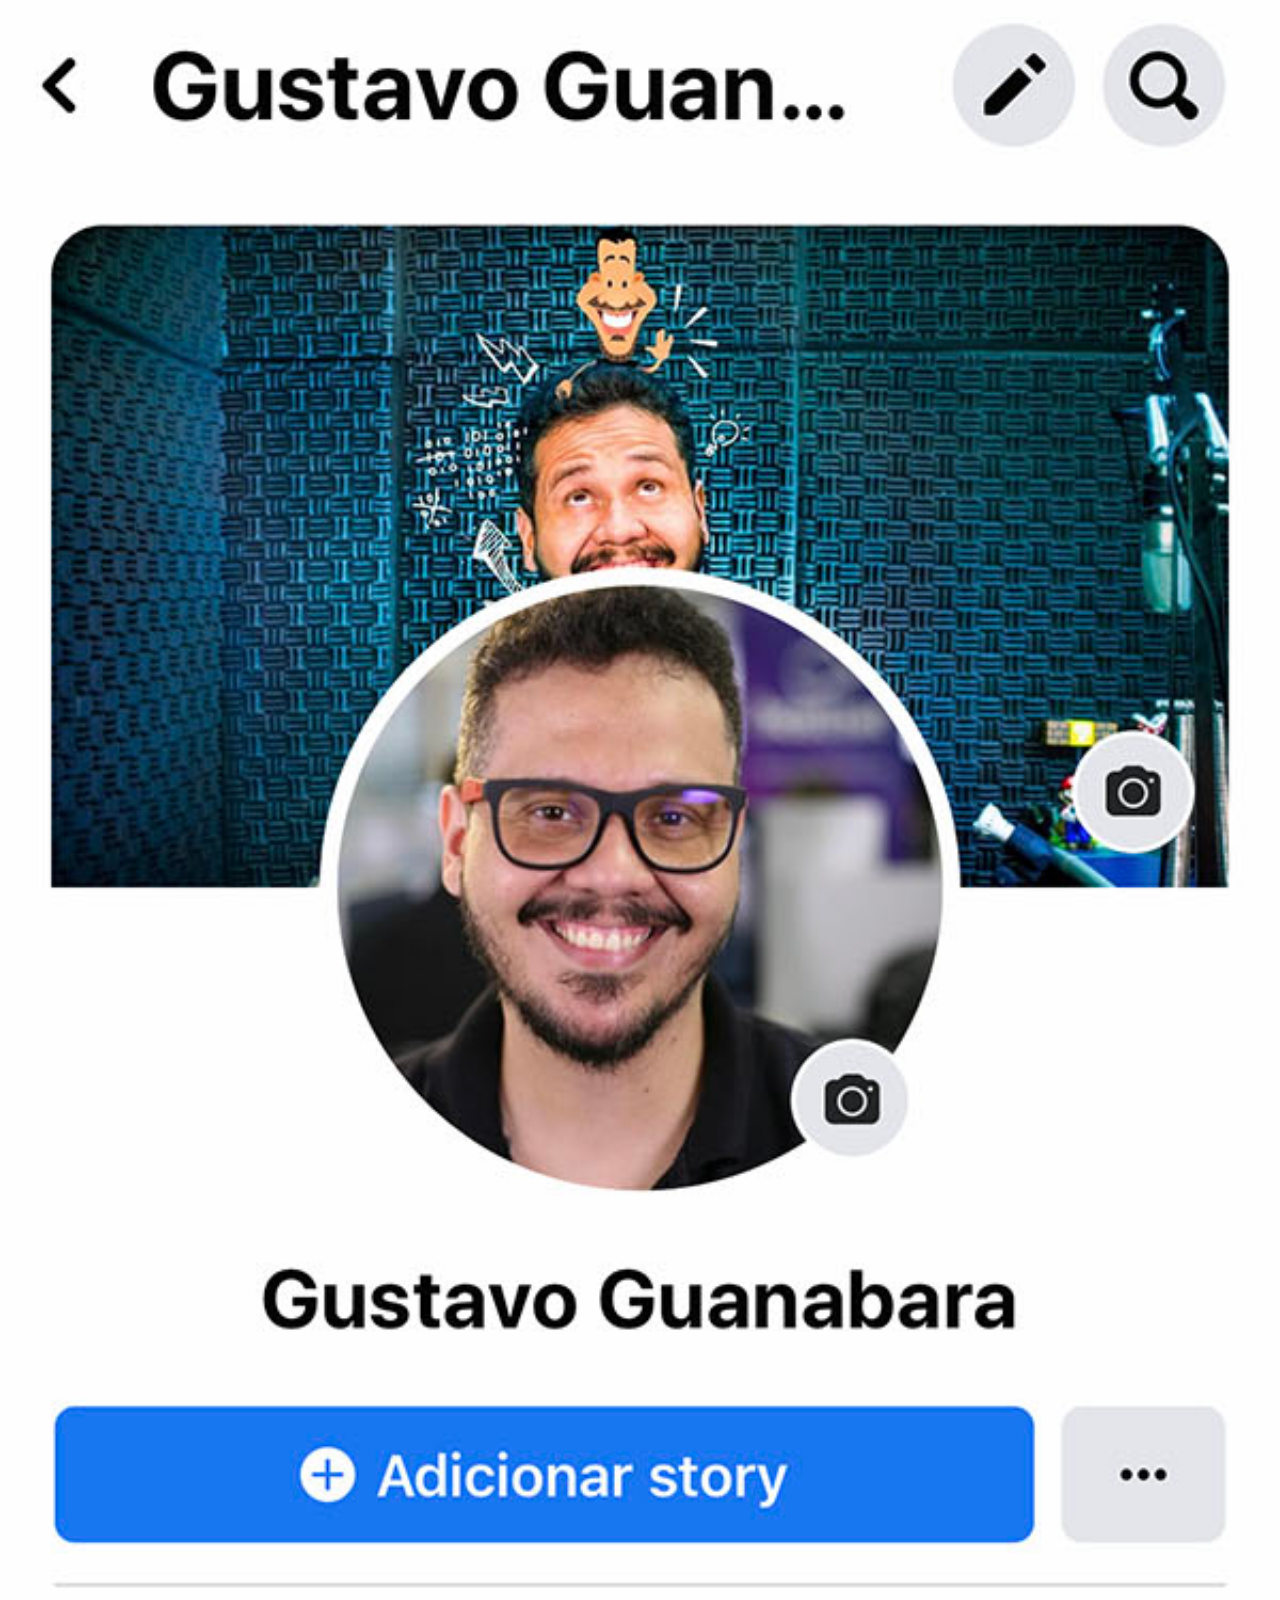
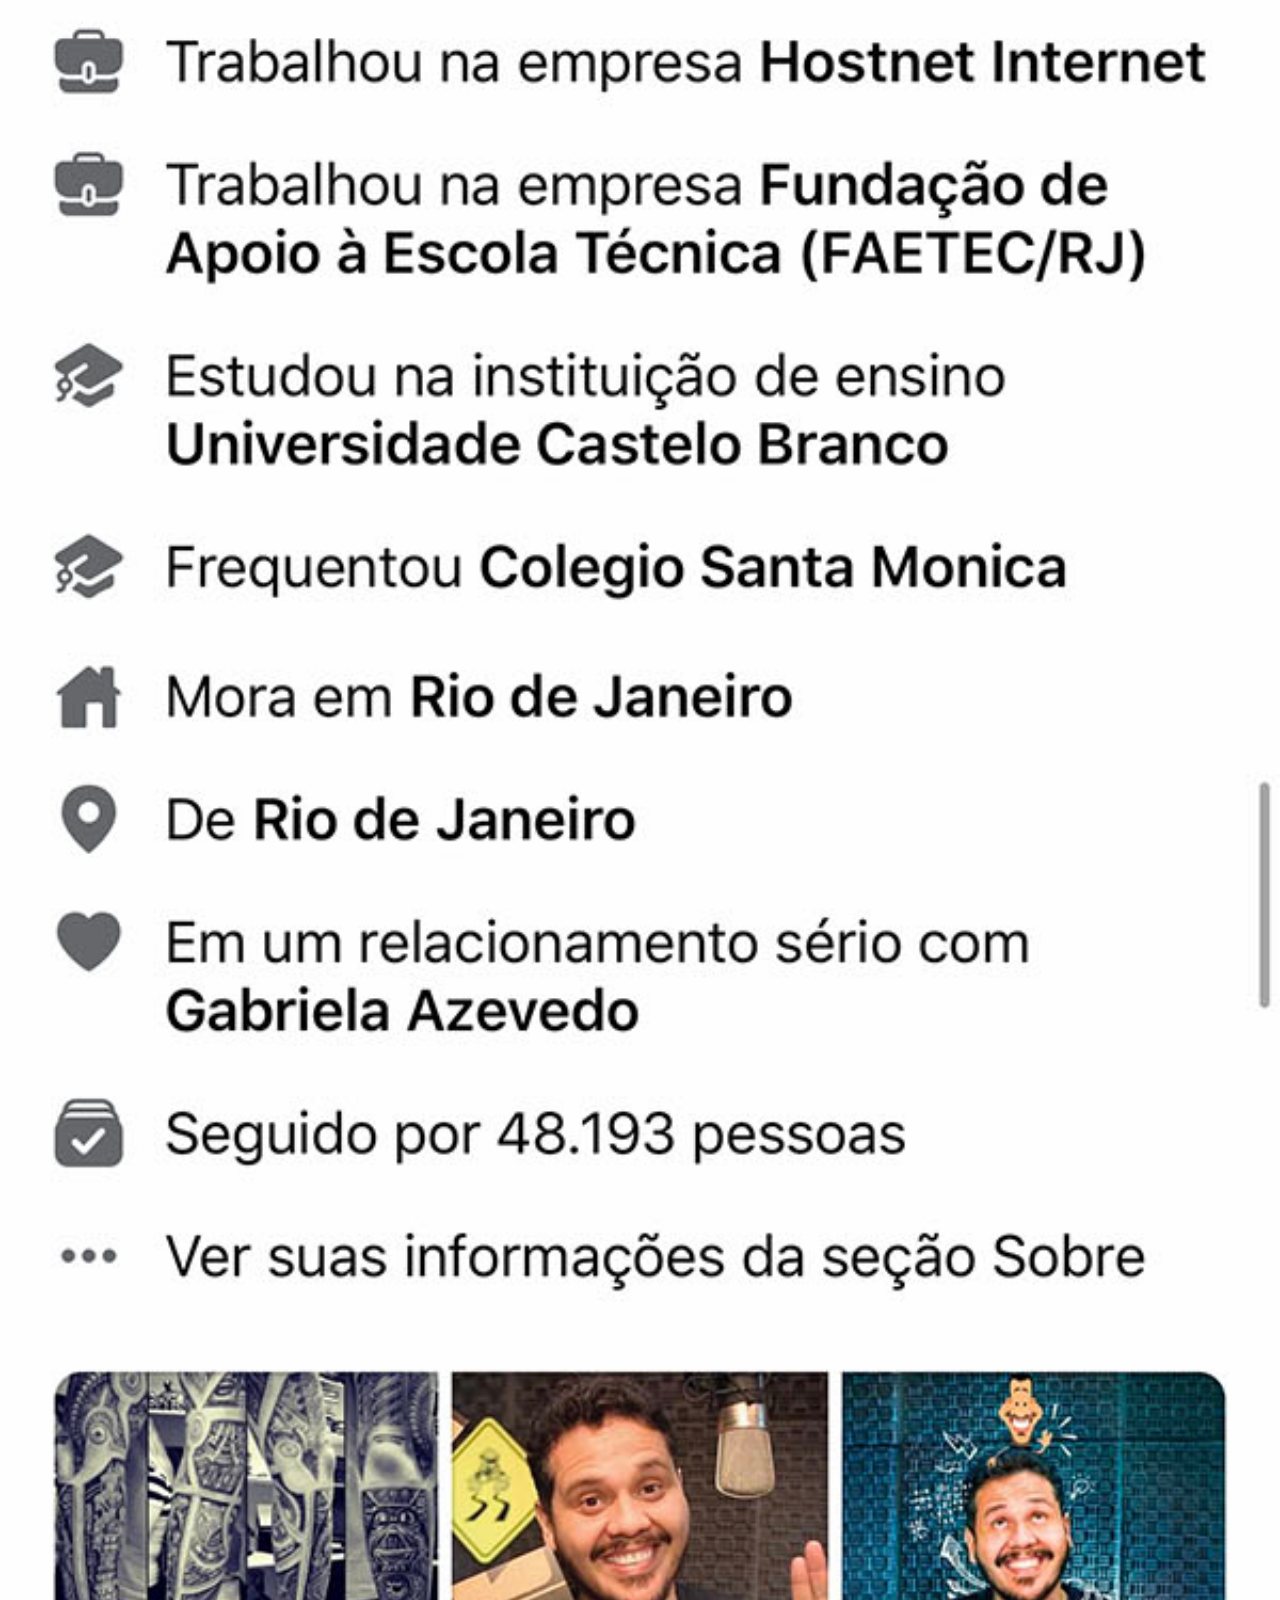
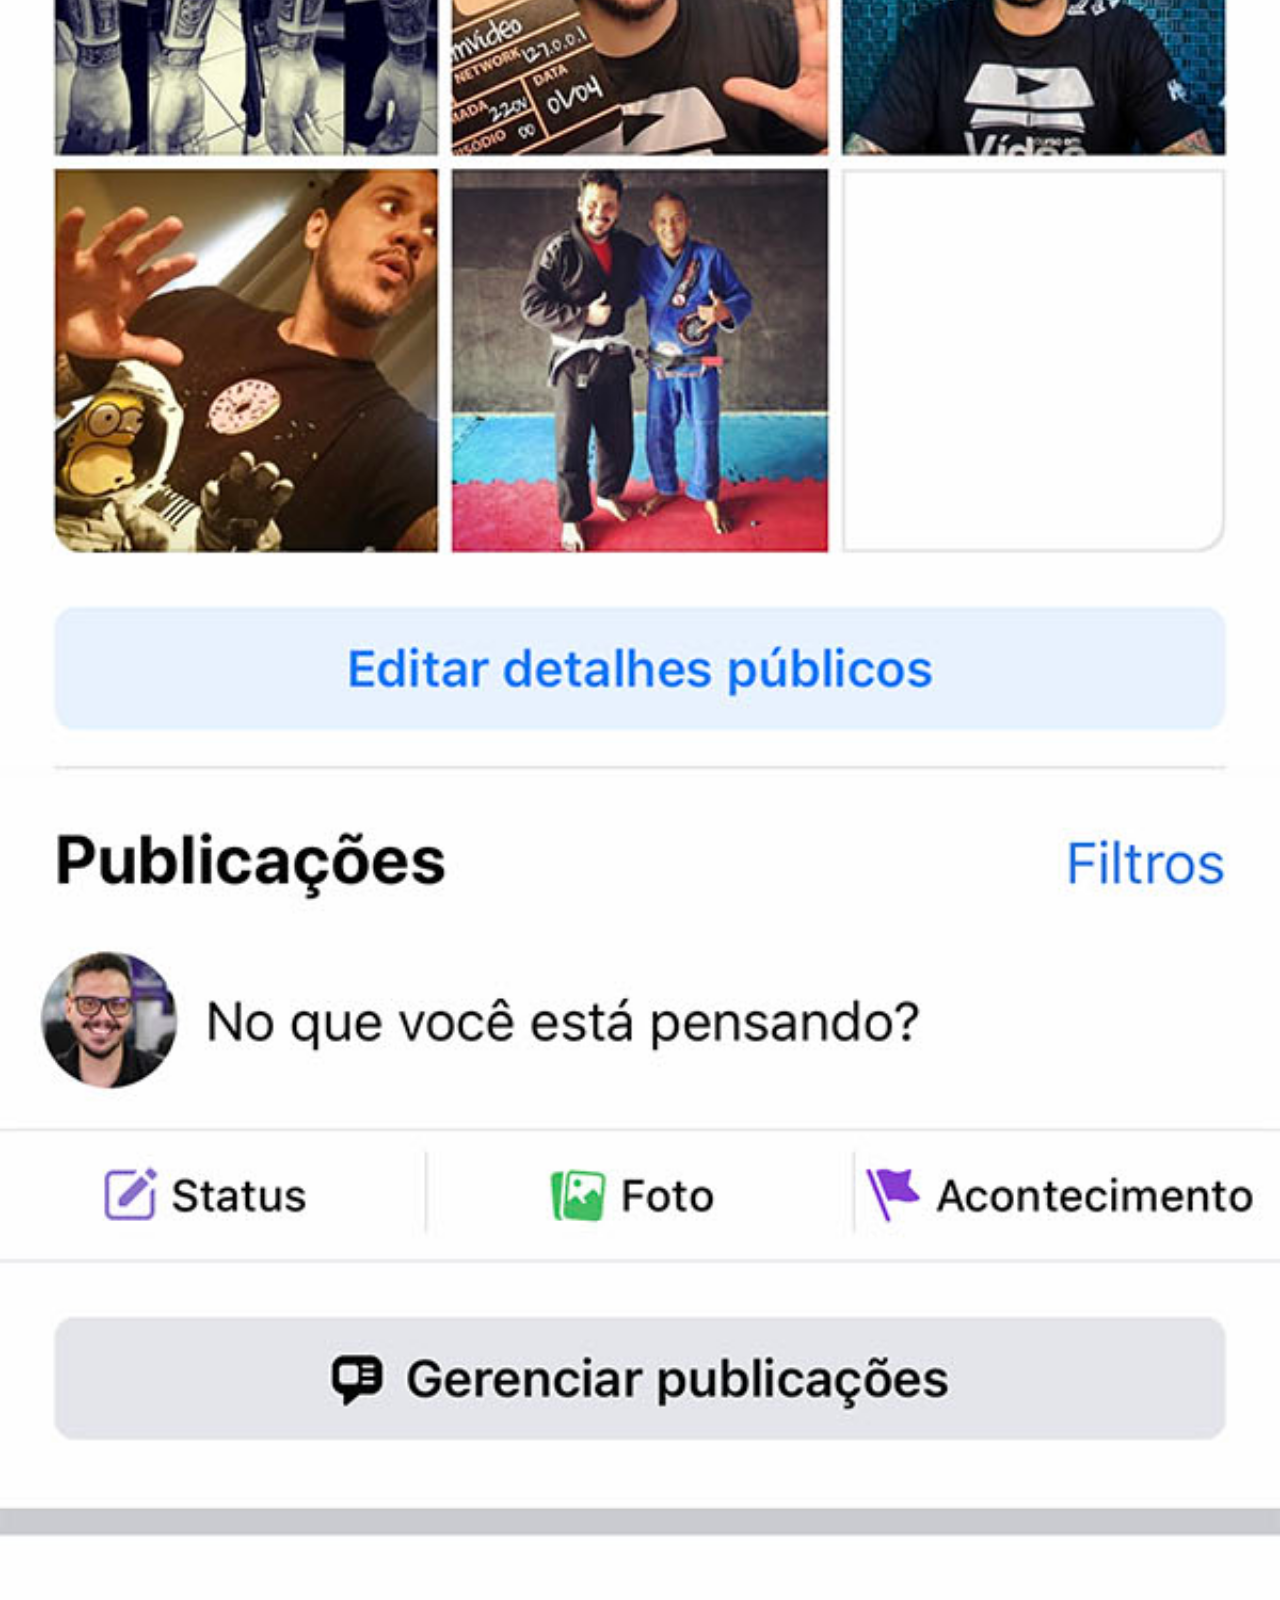
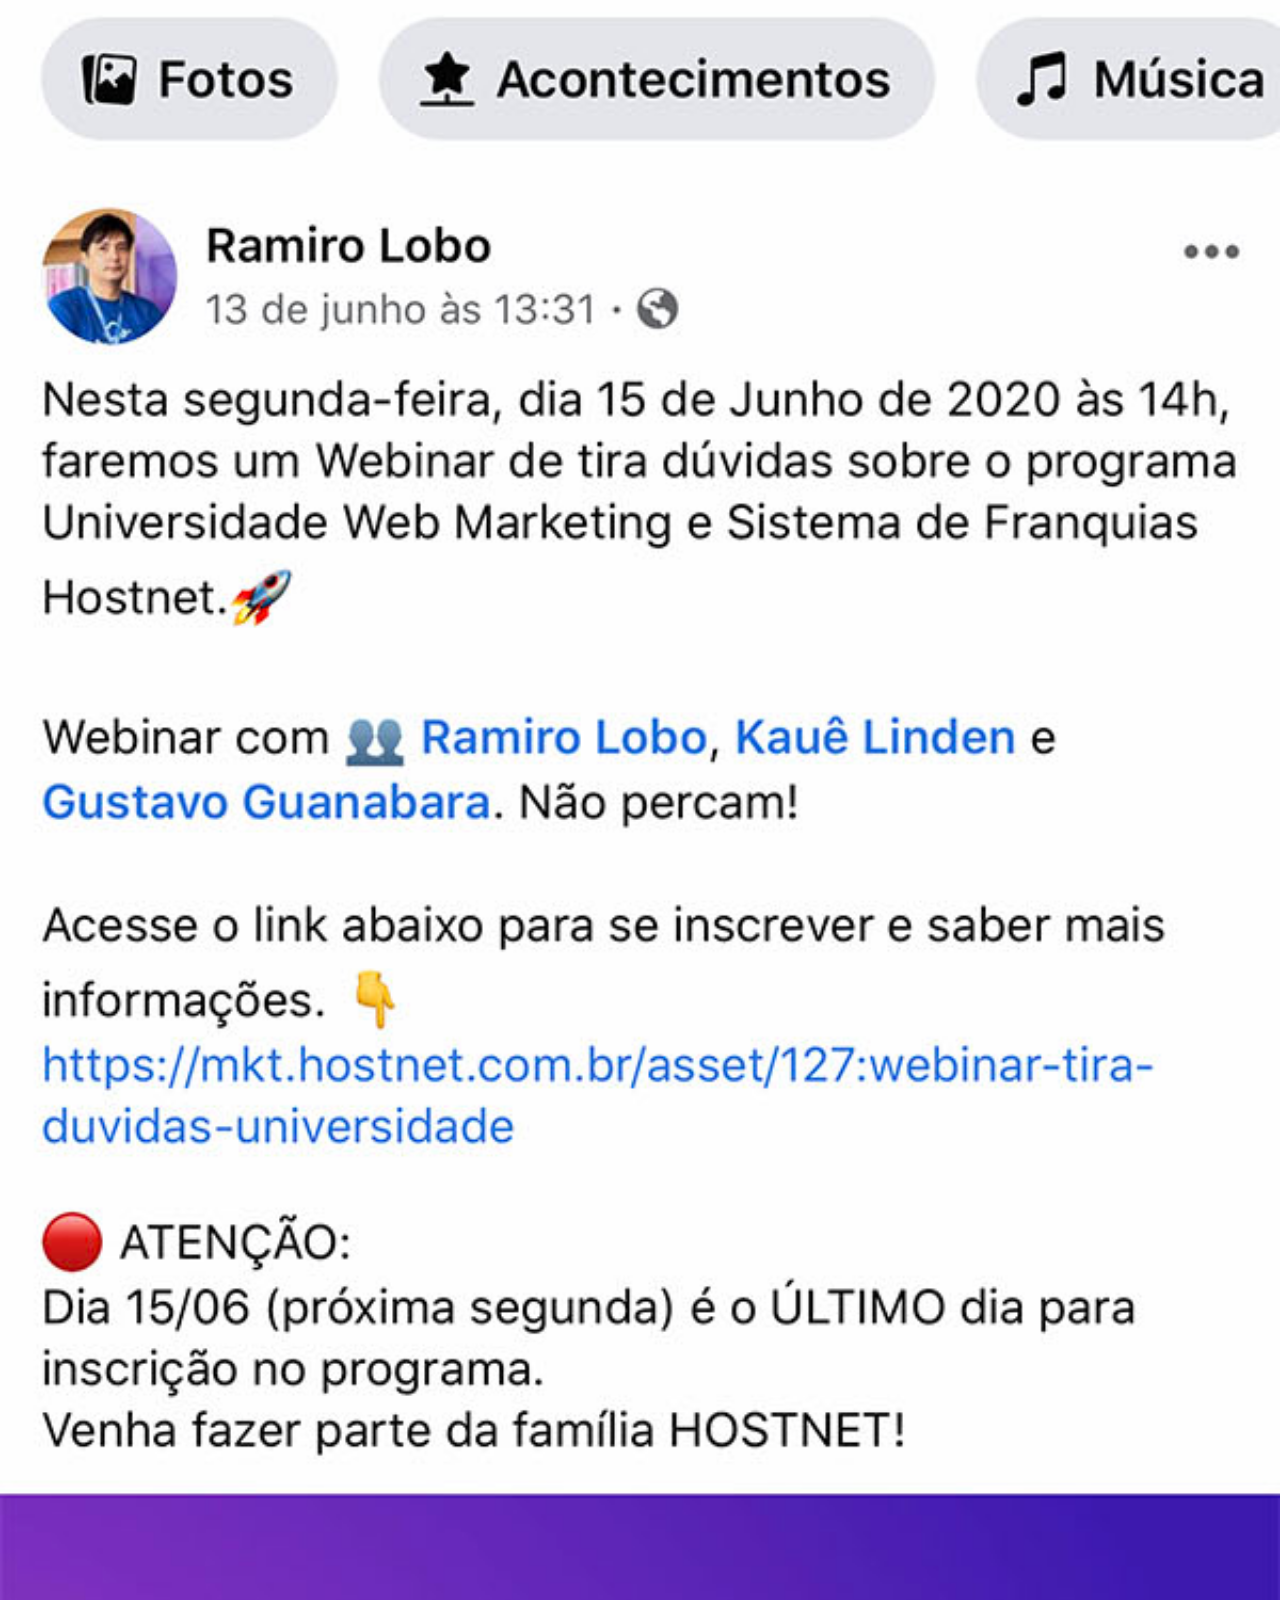
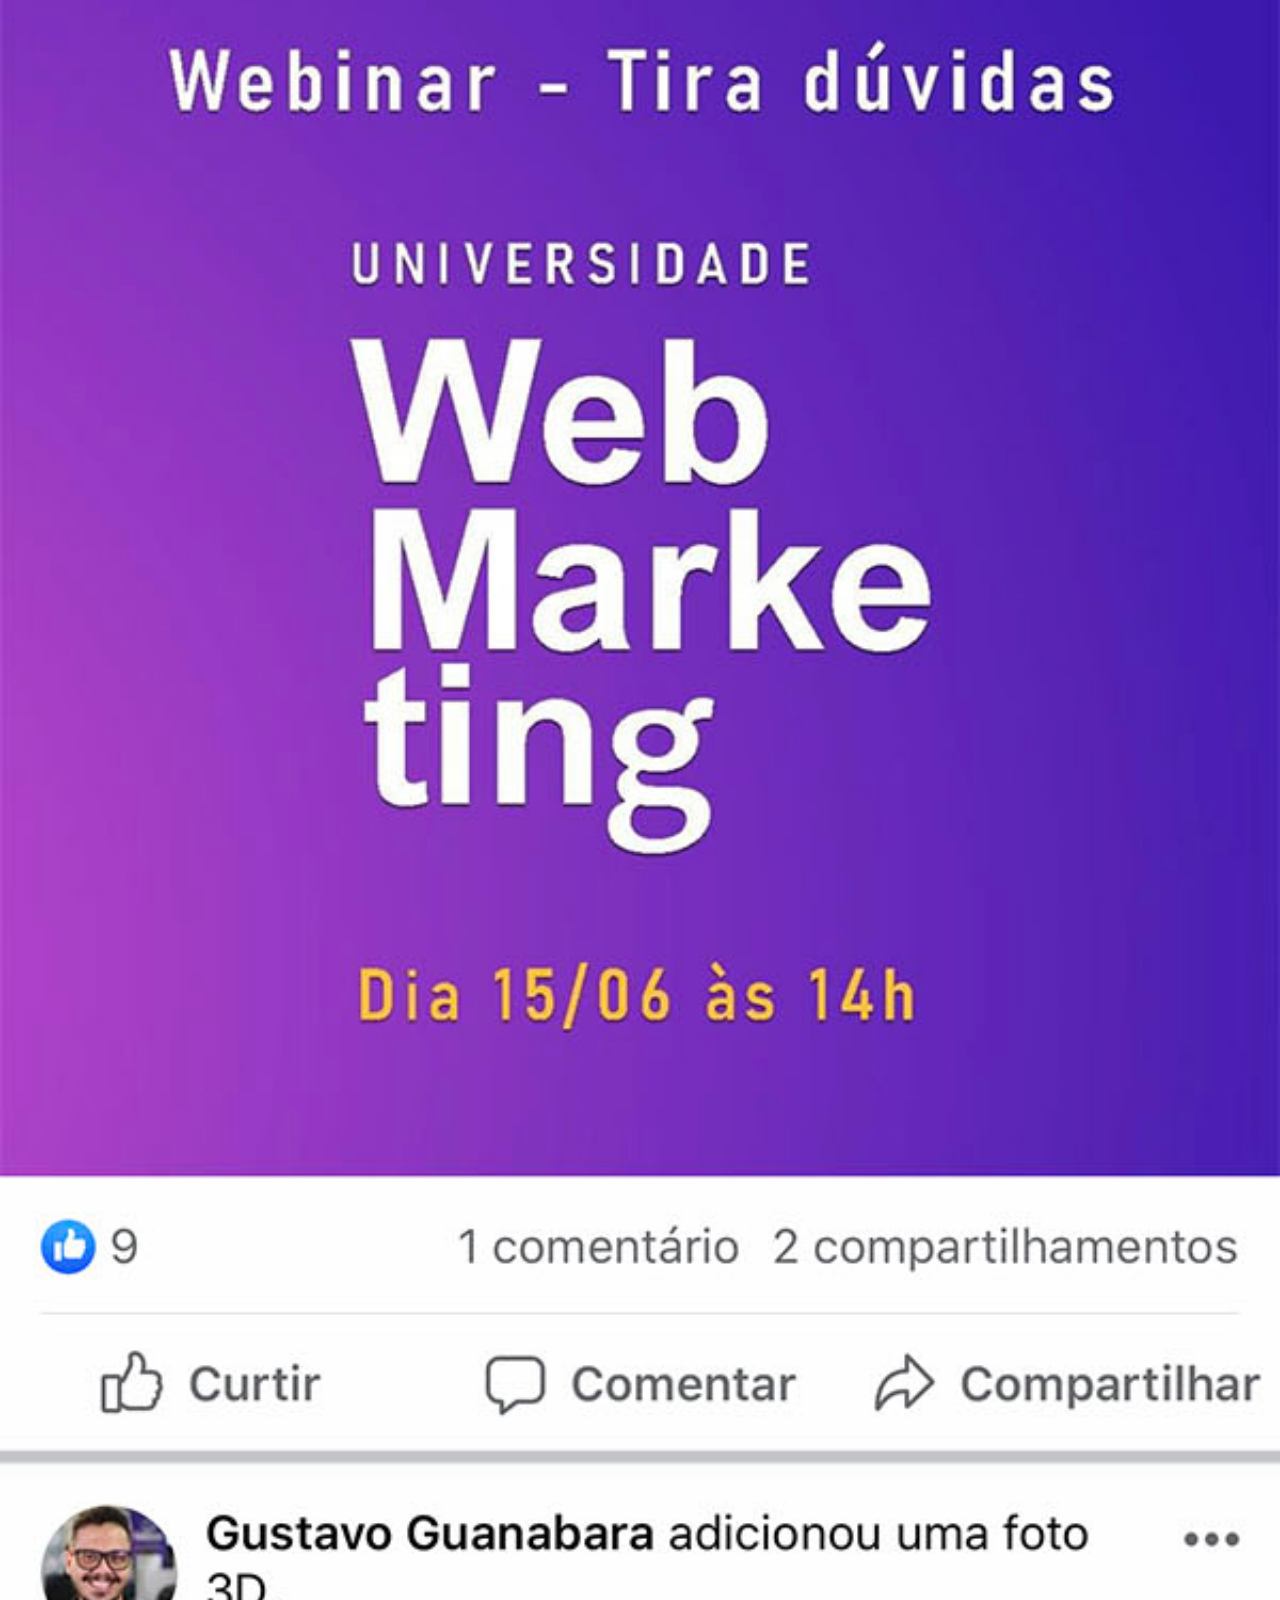
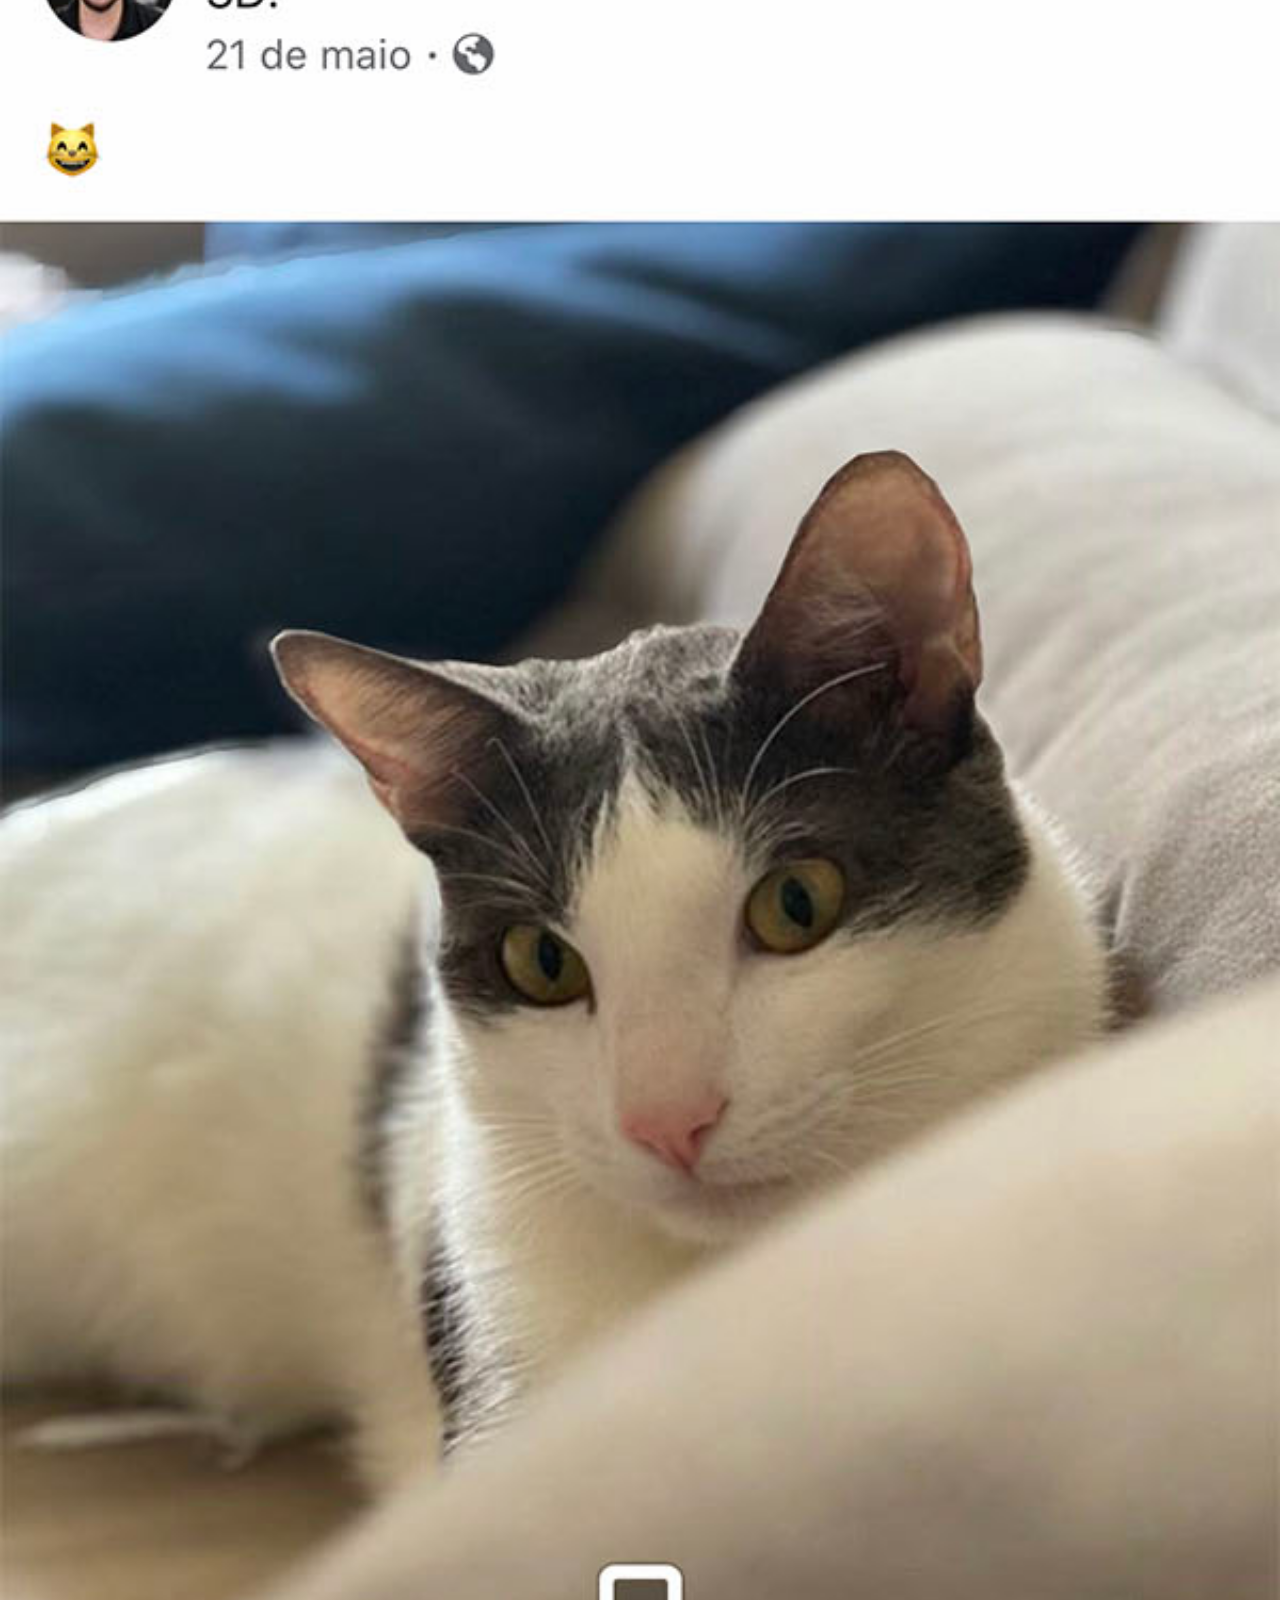
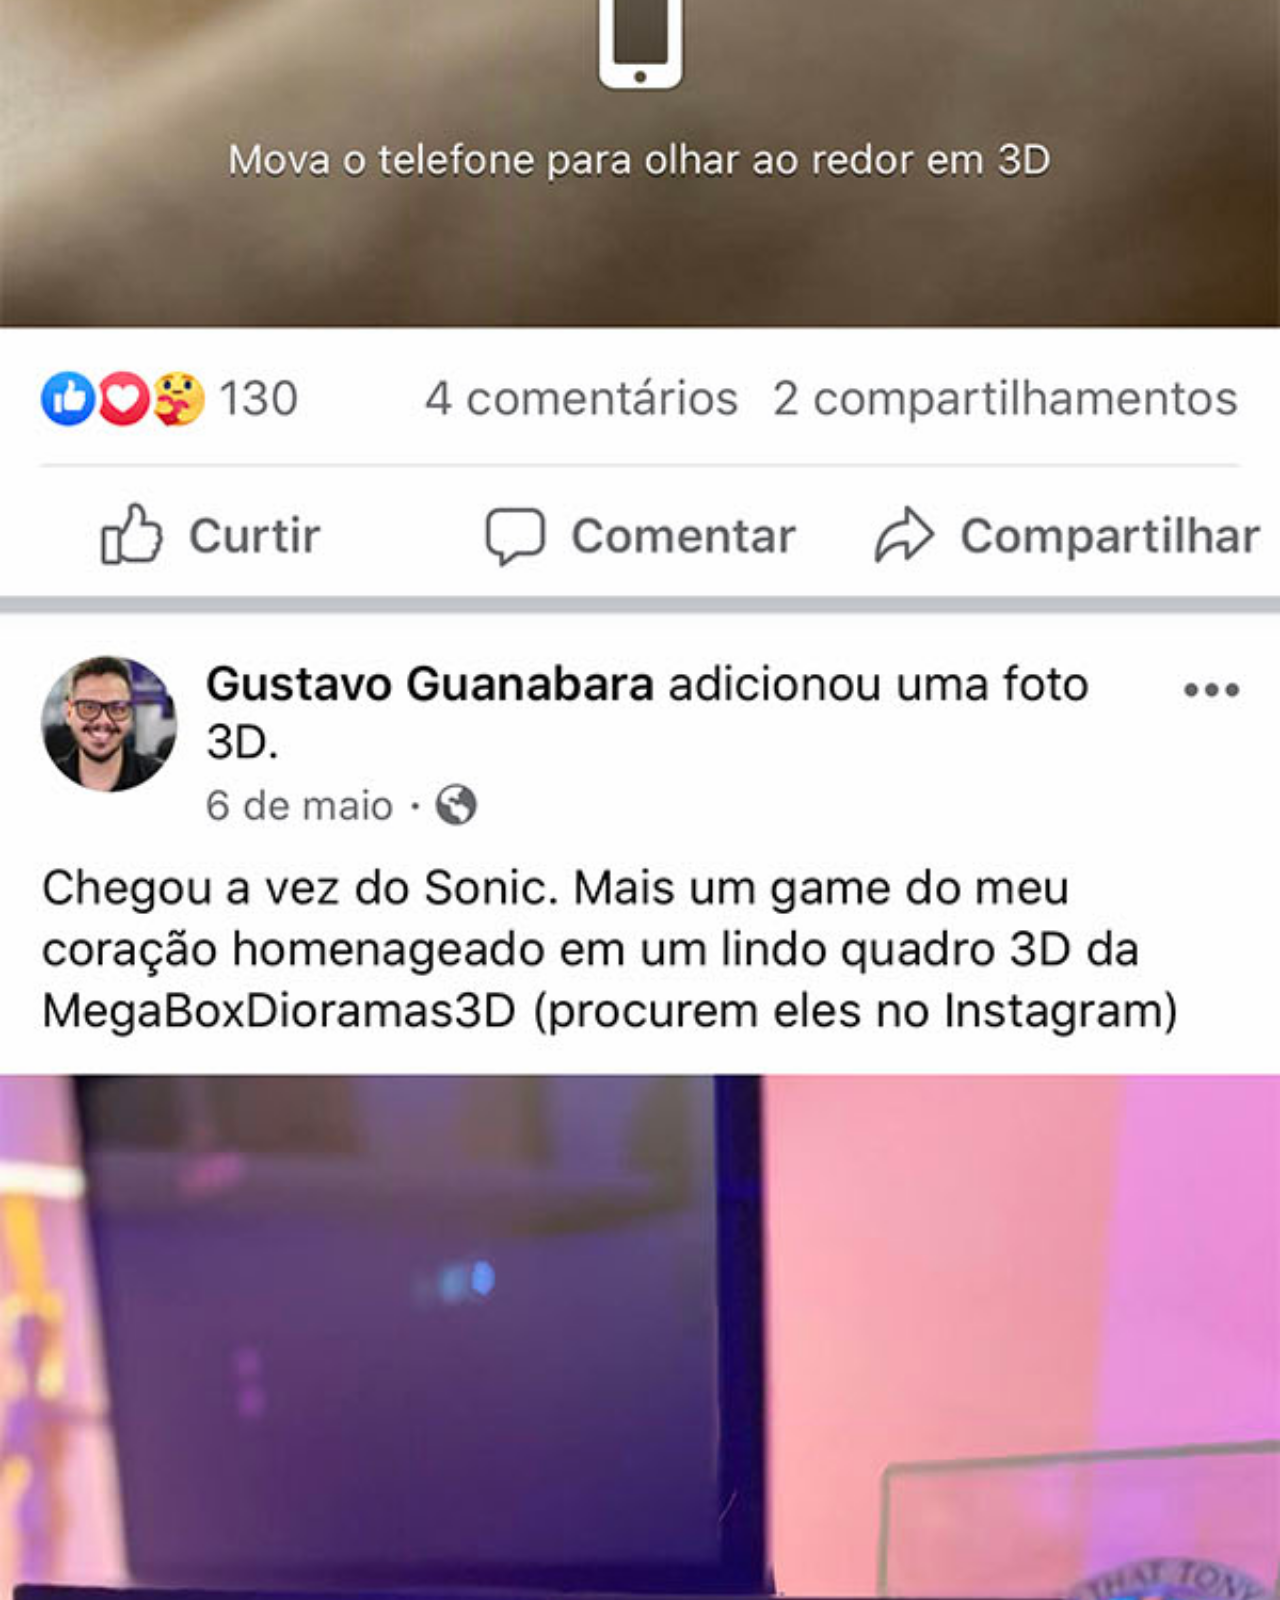
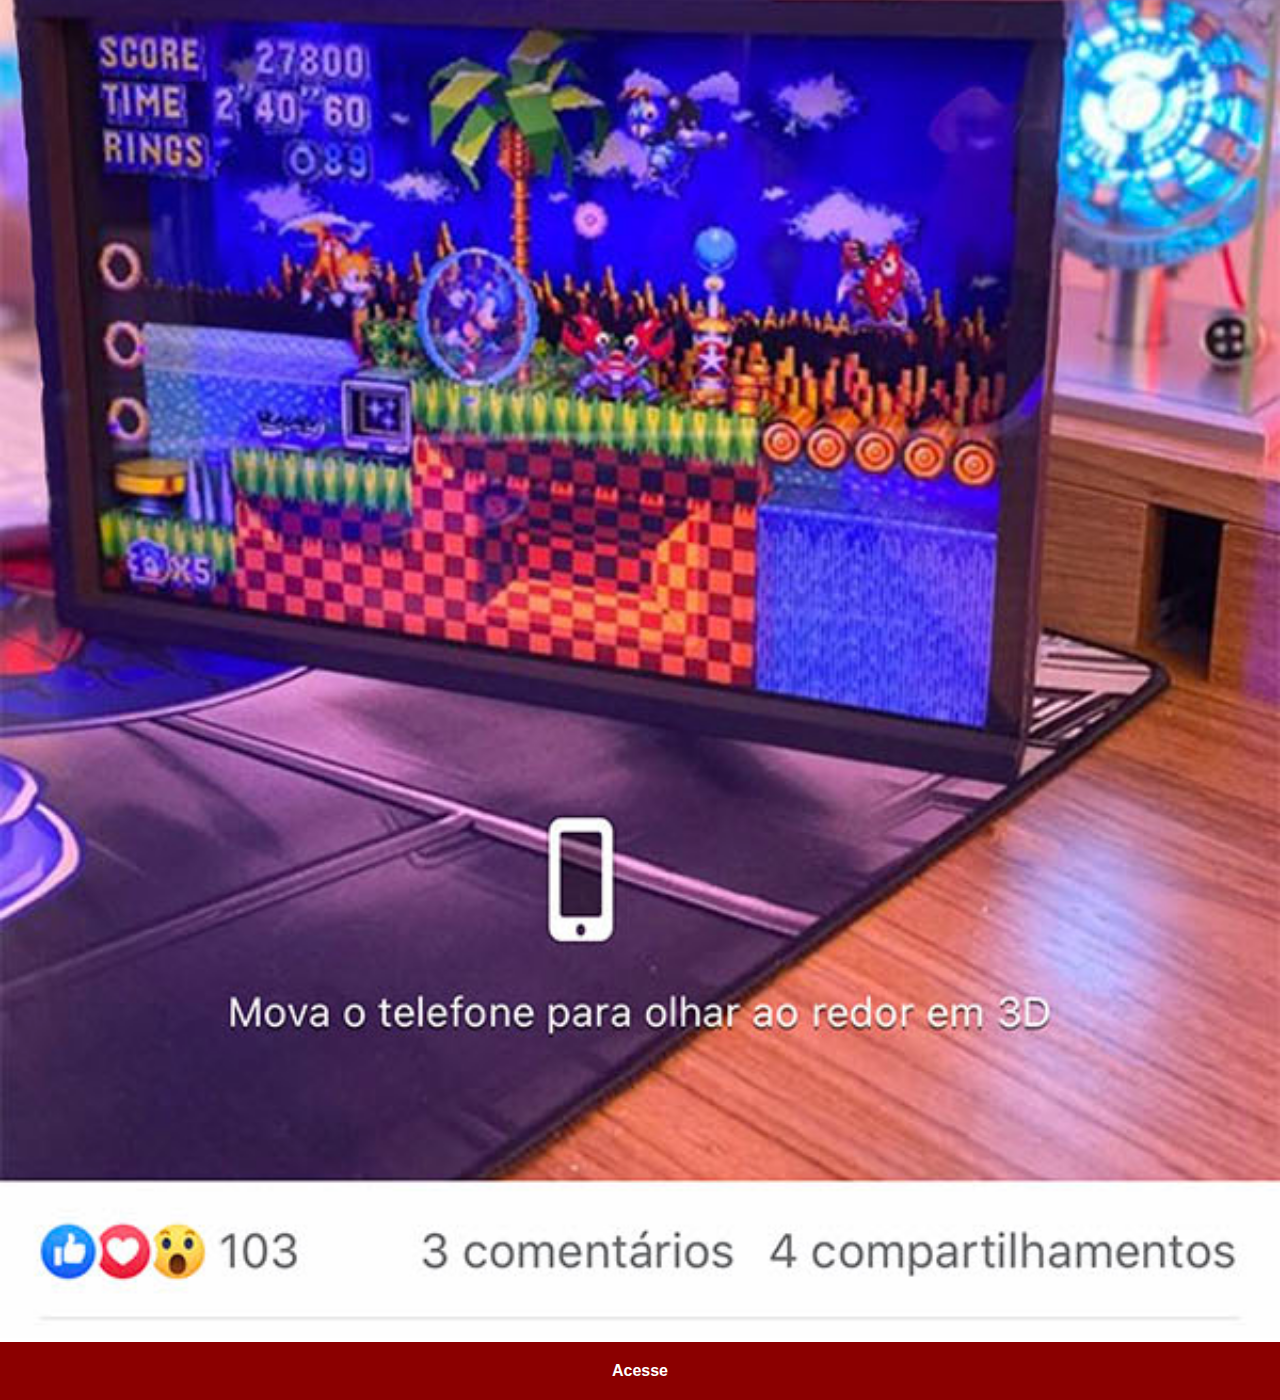
<file: facebook.html>
<!DOCTYPE html>
<html lang="pt-br">
<head>
    <meta charset="UTF-8">
    <meta name="viewport" content="width=device-width, initial-scale=1.0">
    <title>facebook</title>
    <link rel="stylesheet" href="estilos/social.css">
</head>
<body>
    <img src="imagens/tela-facebook.jpg" alt="facebook">
    <a href="https://www.facebook.com" target="_blank">Acesse</a>
</body>
</html>
</file>
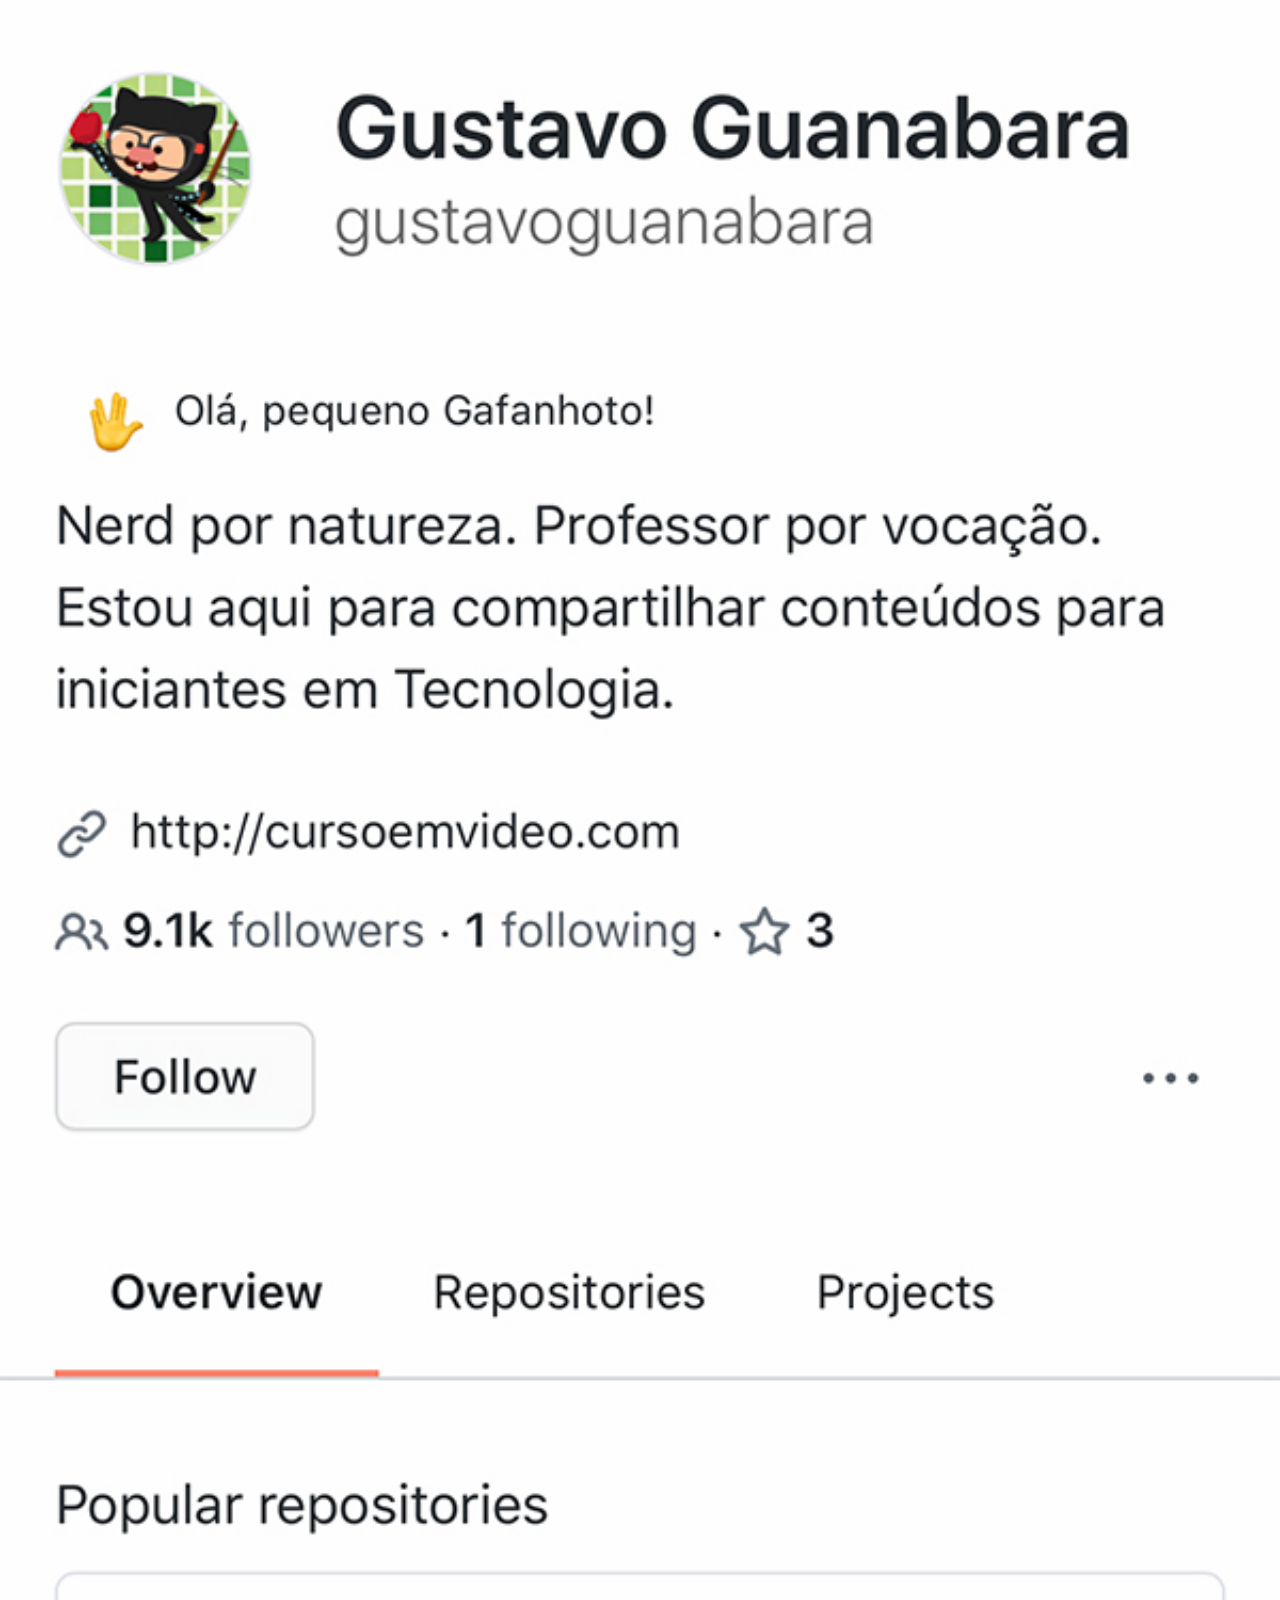
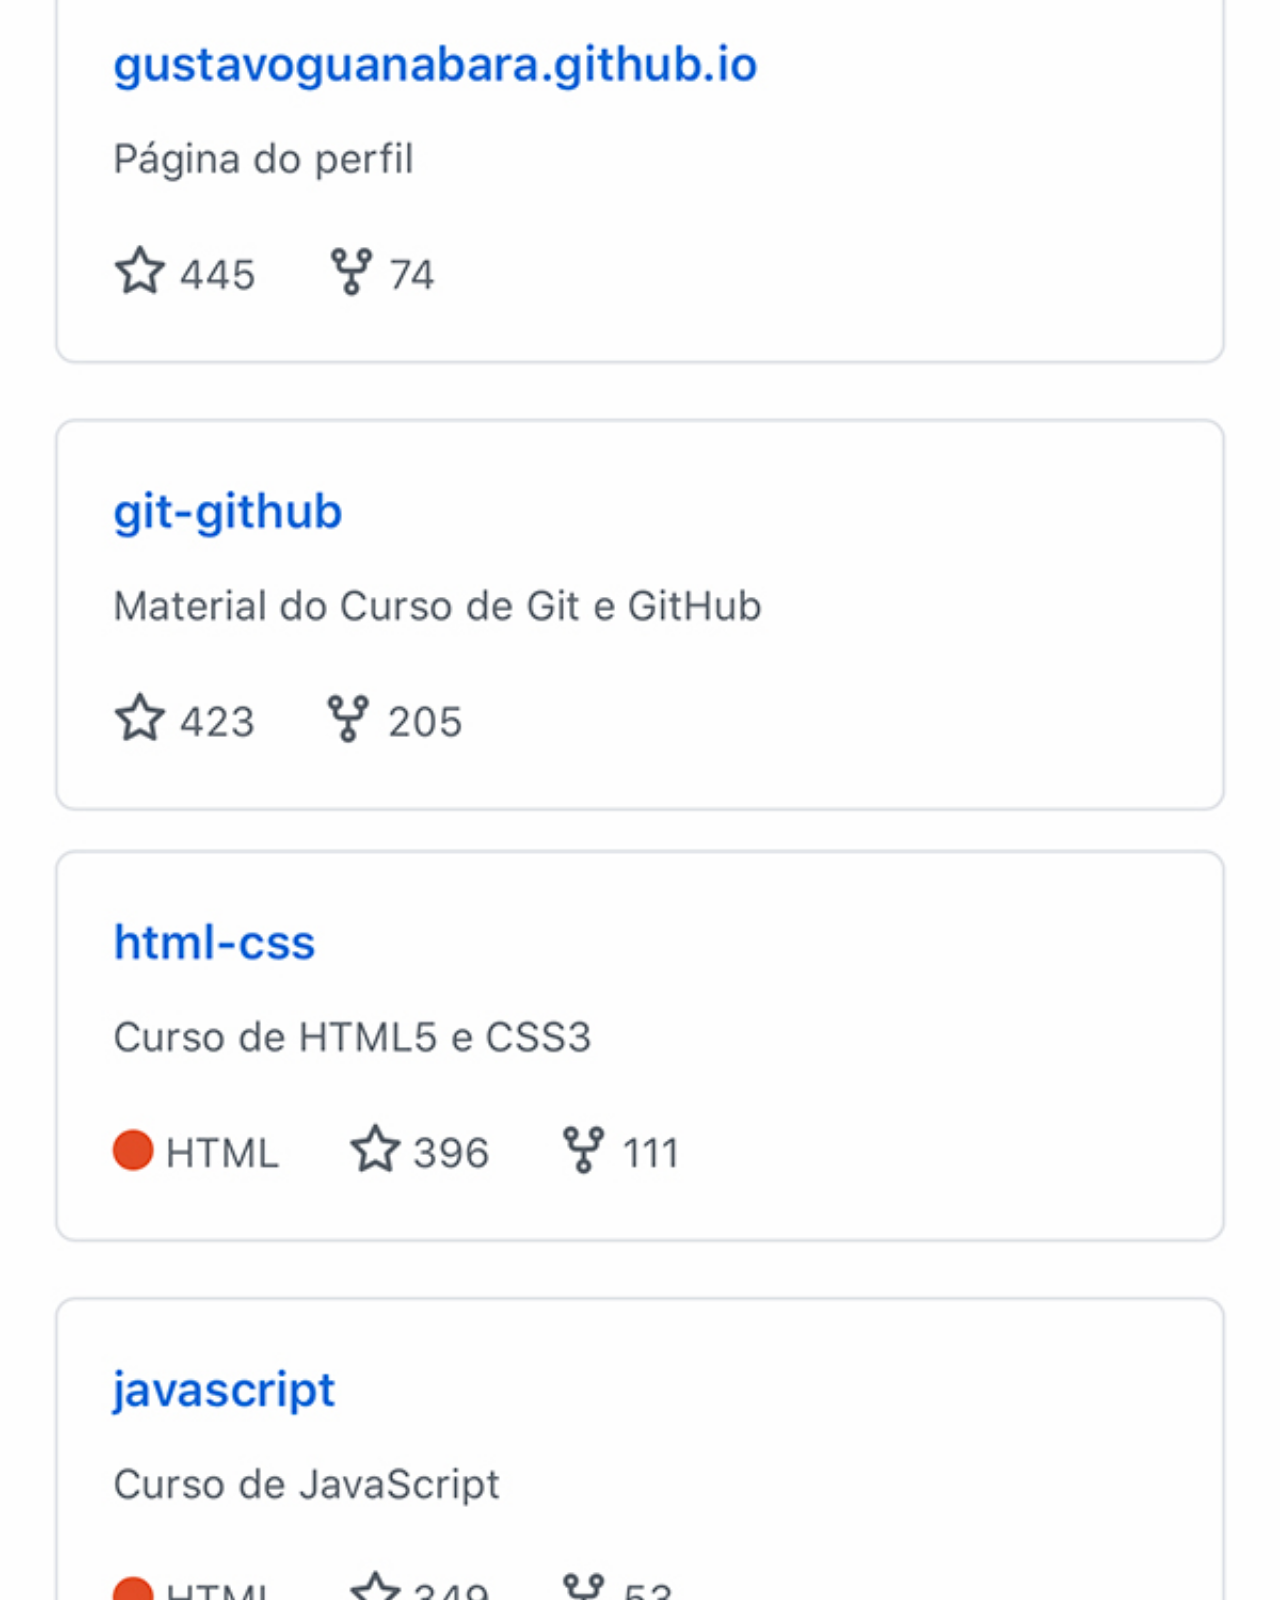
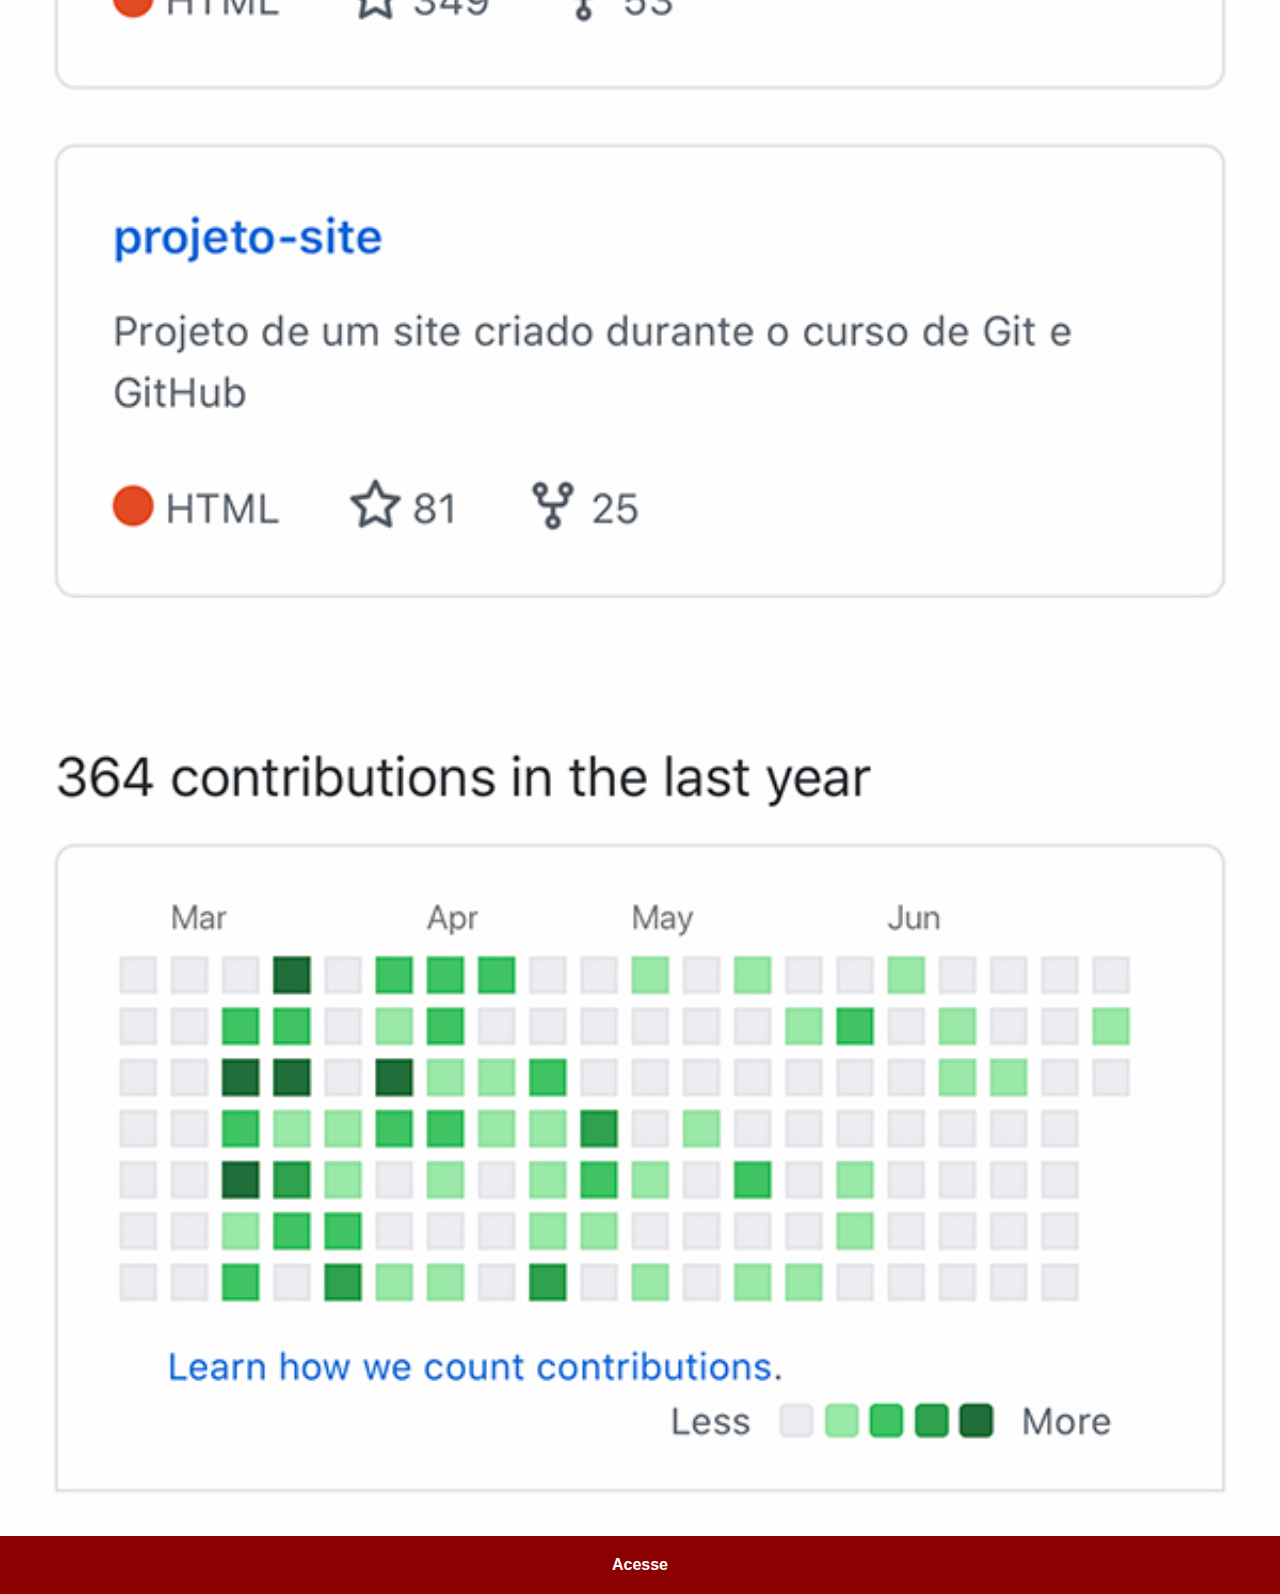
<file: github.html>
<!DOCTYPE html>
<html lang="pt-br">
<head>
    <meta charset="UTF-8">
    <meta name="viewport" content="width=device-width, initial-scale=1.0">
    <title>github</title>
    <link rel="stylesheet" href="estilos/social.css">
</head>
<body>
    <img src="imagens/tela-github.jpg" alt="github">
    <a href="https://www.github.com" target="_blank">Acesse</a>
</body>
</html>
</file>
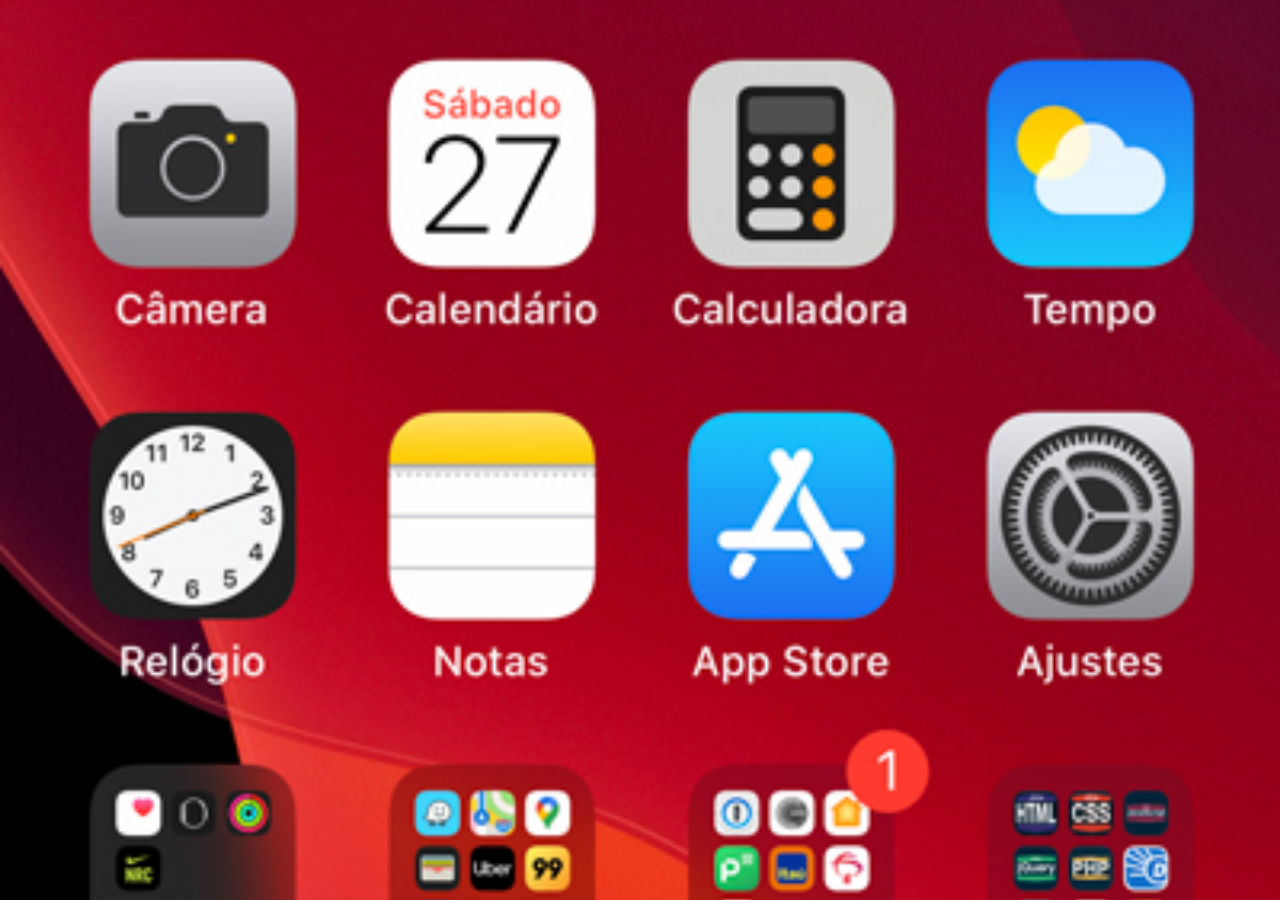
<file: home.html>
<!DOCTYPE html>
<html lang="pt-br">
<head>
    <meta charset="UTF-8">
    <meta name="viewport" content="width=device-width, initial-scale=1.0">
    <title>Home</title>
    <style>
        *{
            margin: 0;
            padding: 0;
            /* box-sizing: border-box; */
        }
        body{
            height: 100vh;
            width: 100vw;
            background: black url(imagens/tela-home.jpg) no-repeat top center;
            background-size: cover;
        }
    </style>
</head>
<body>
    
</body>
</html>
</file>
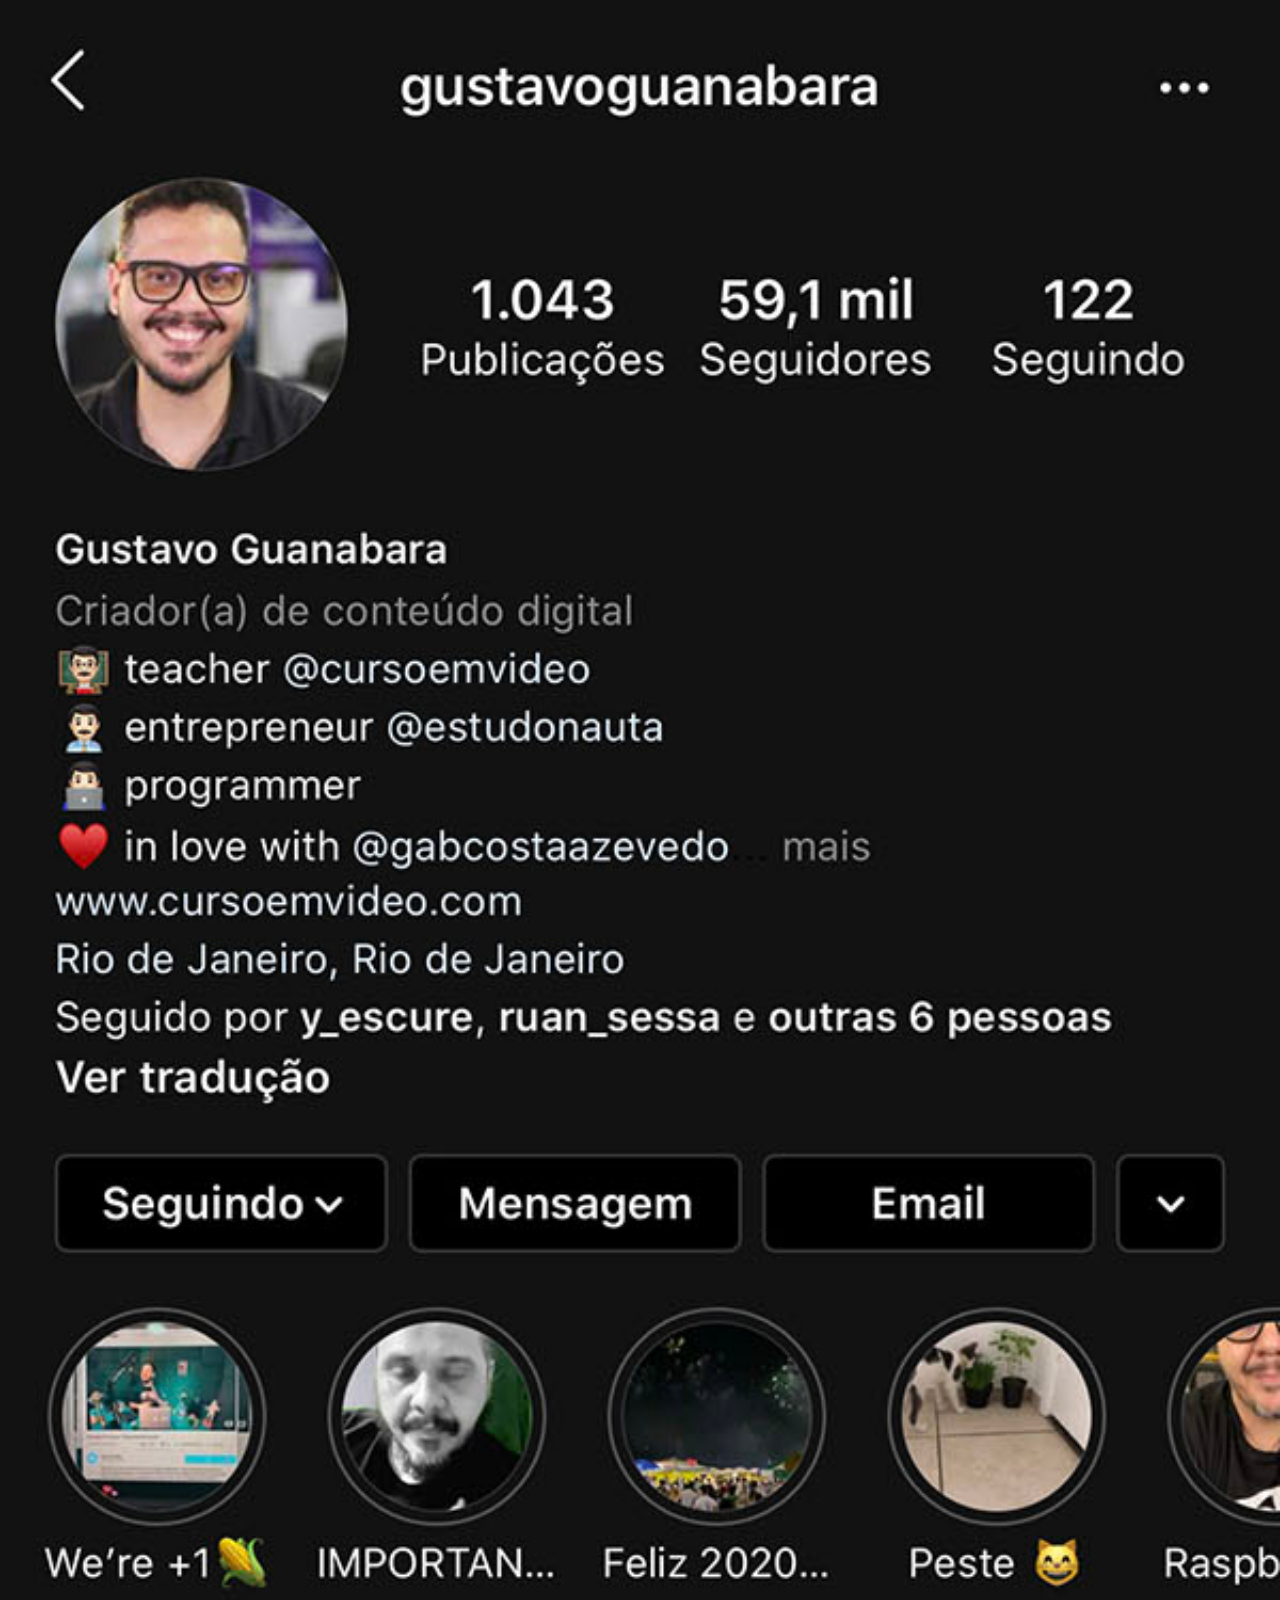
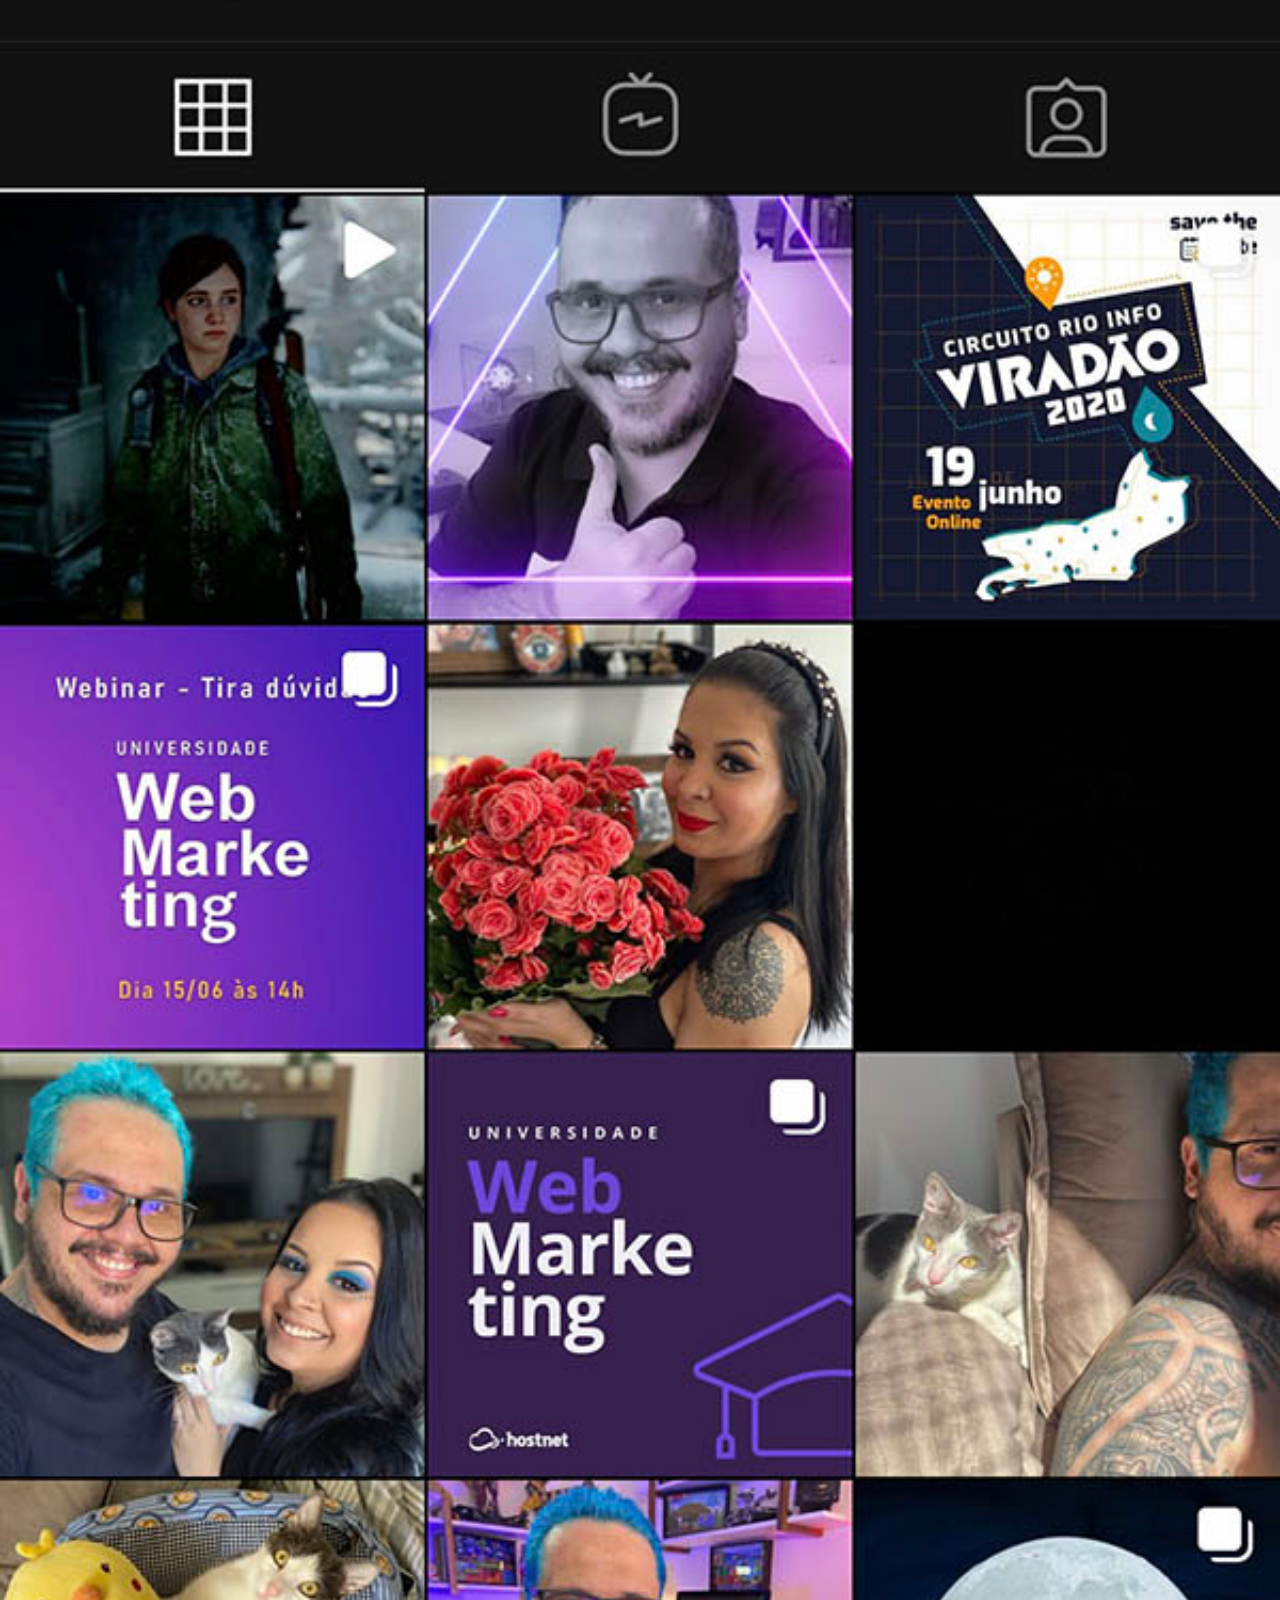
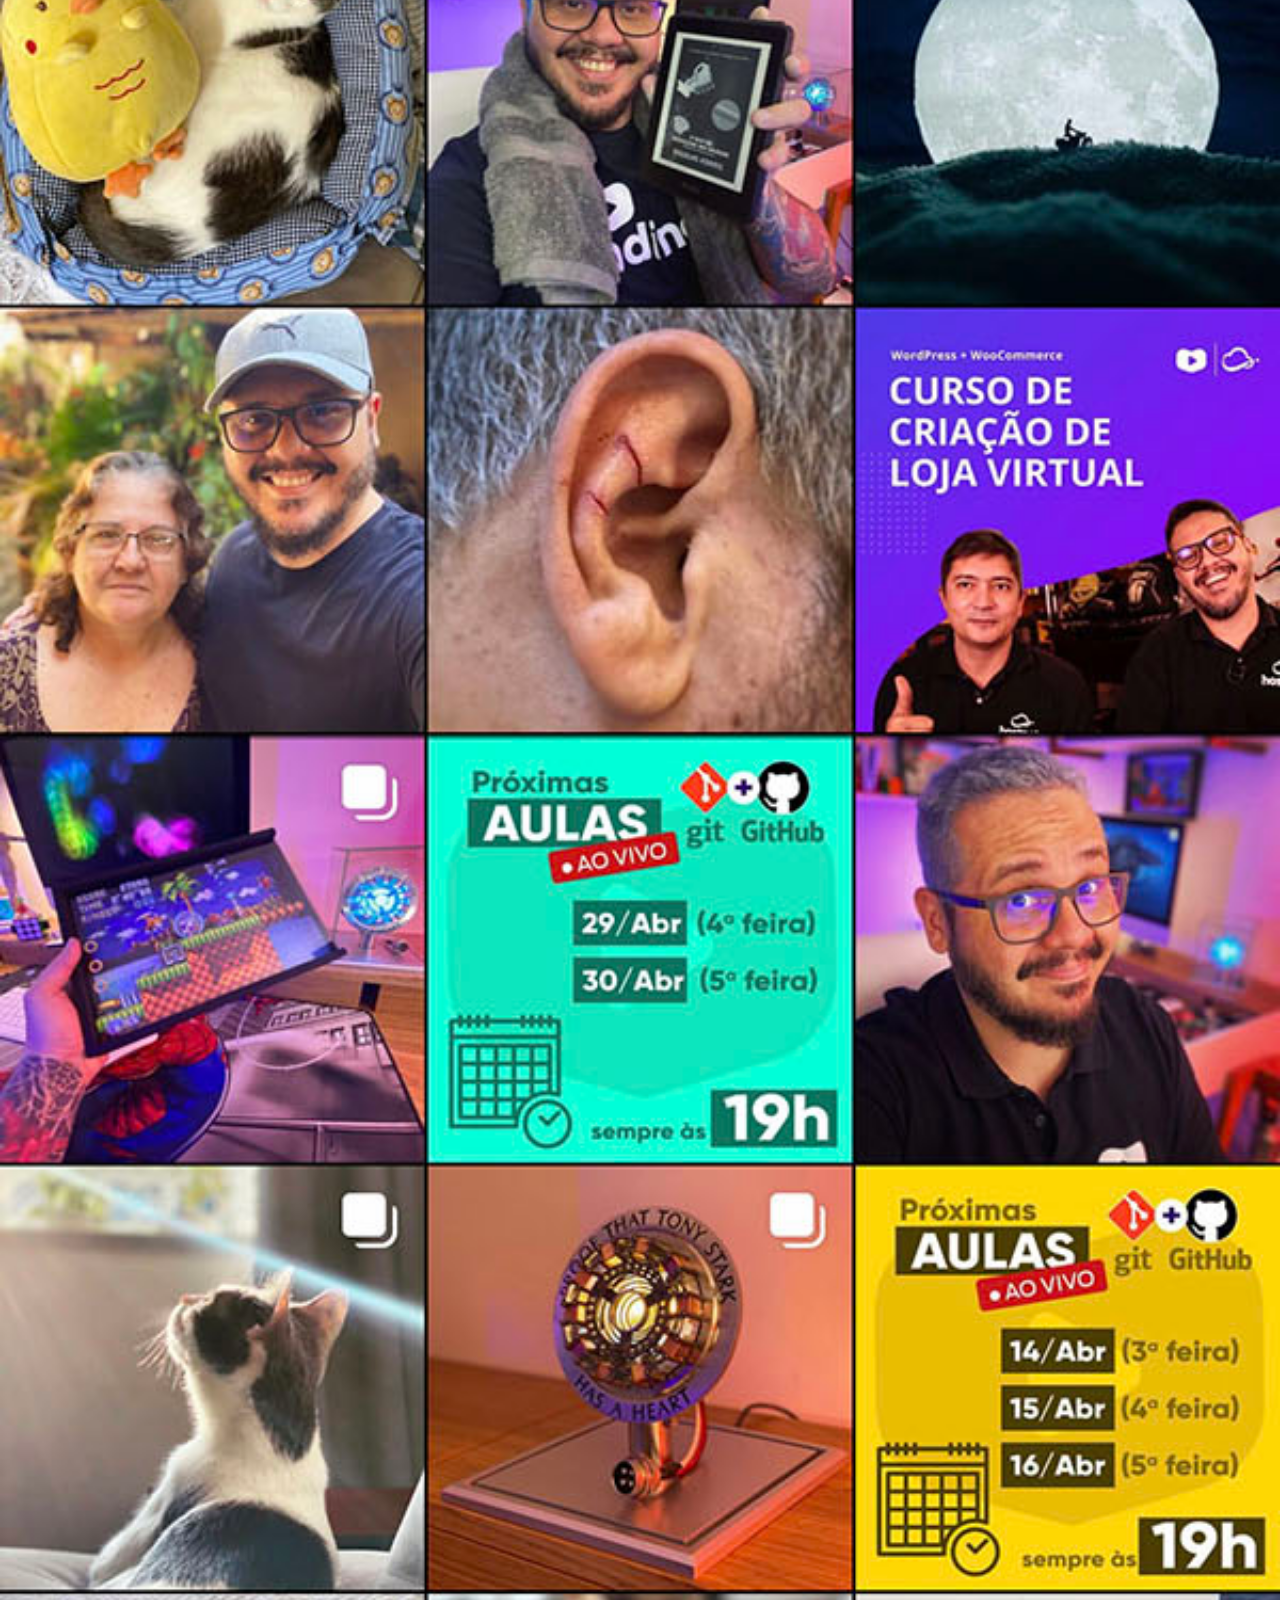
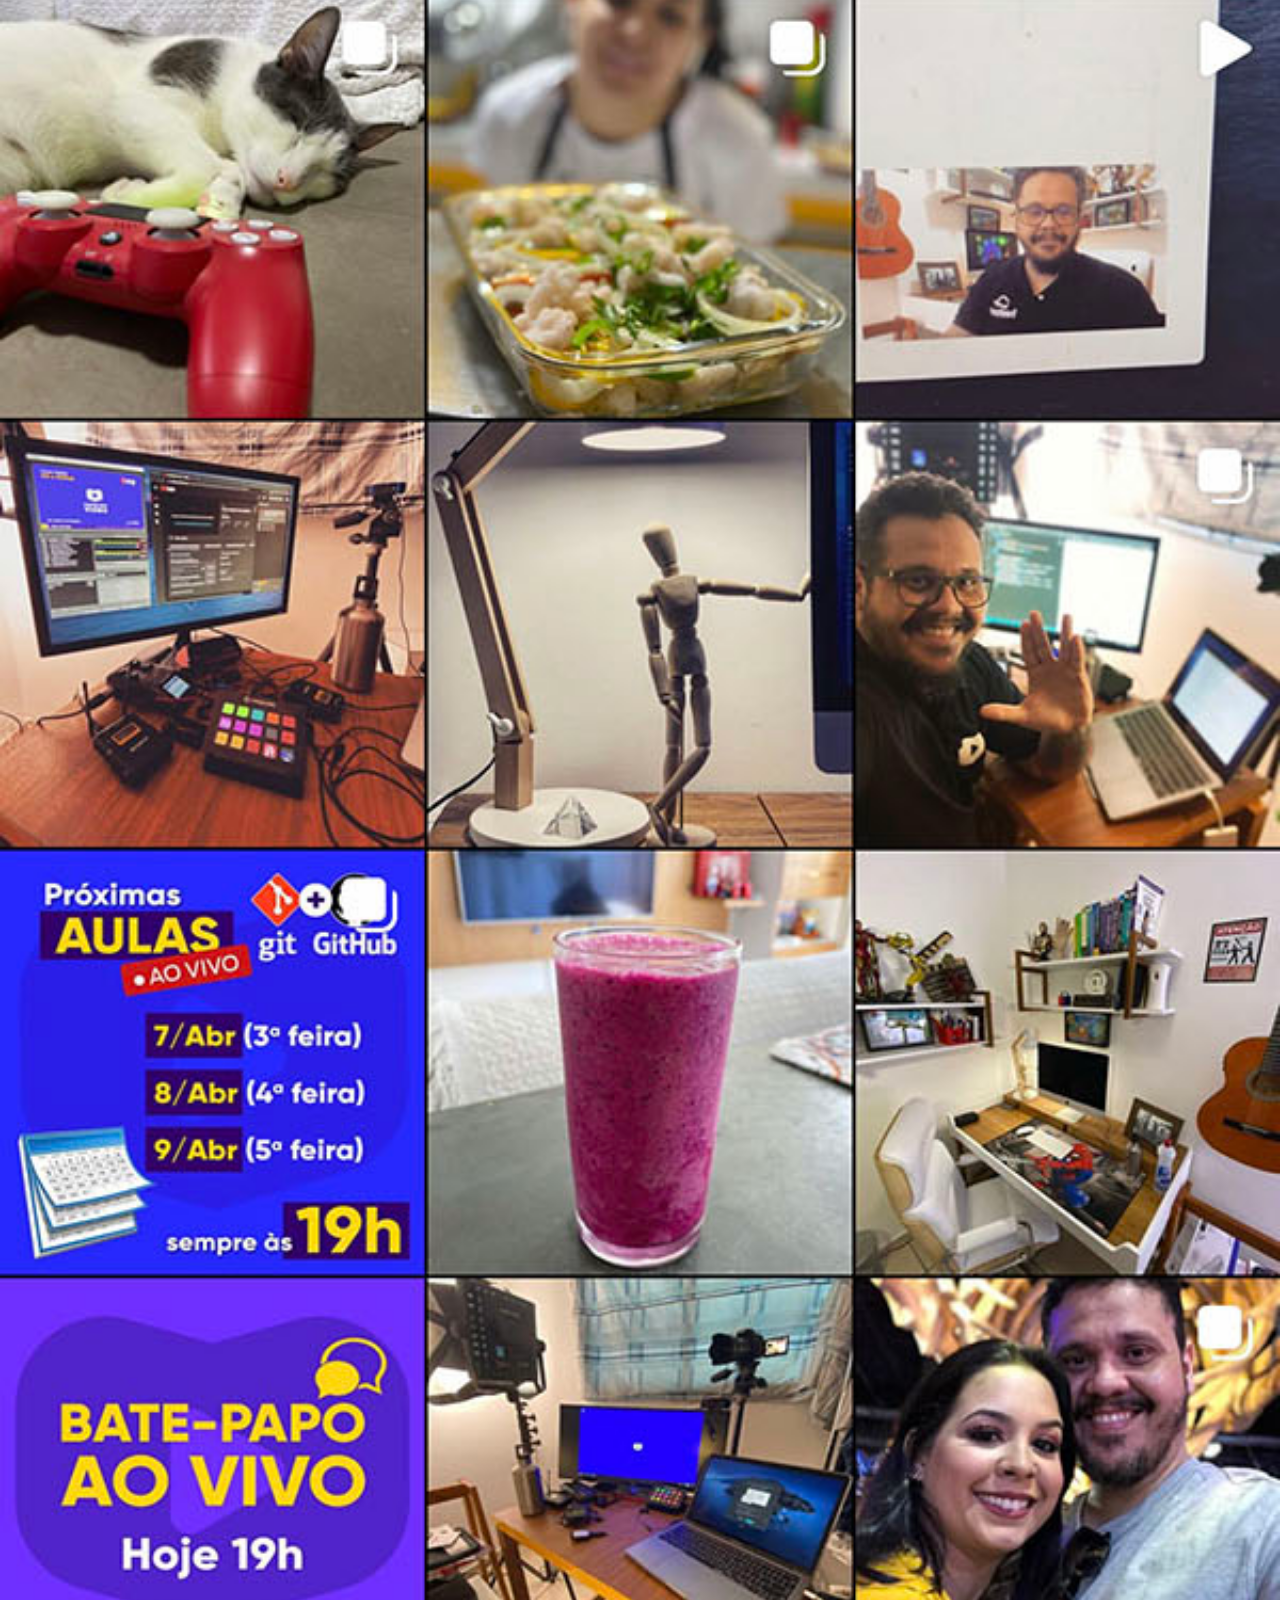
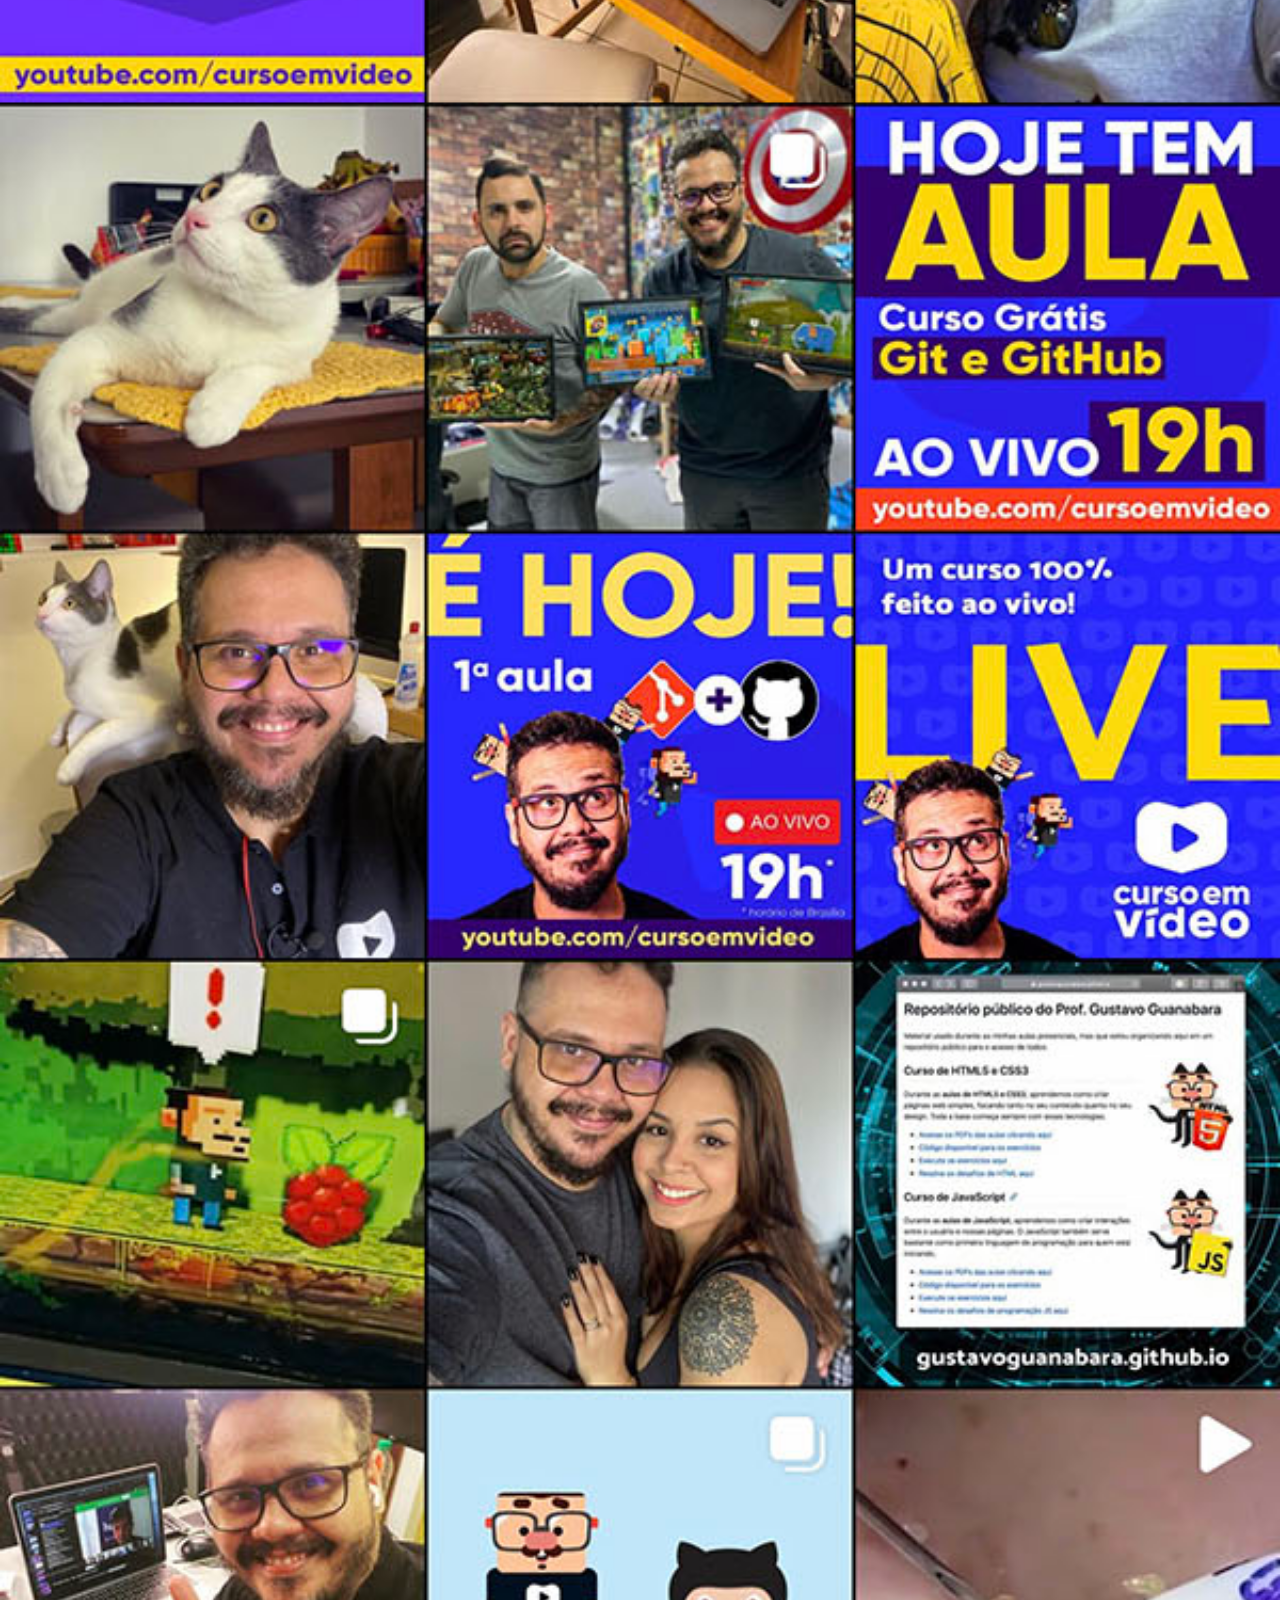
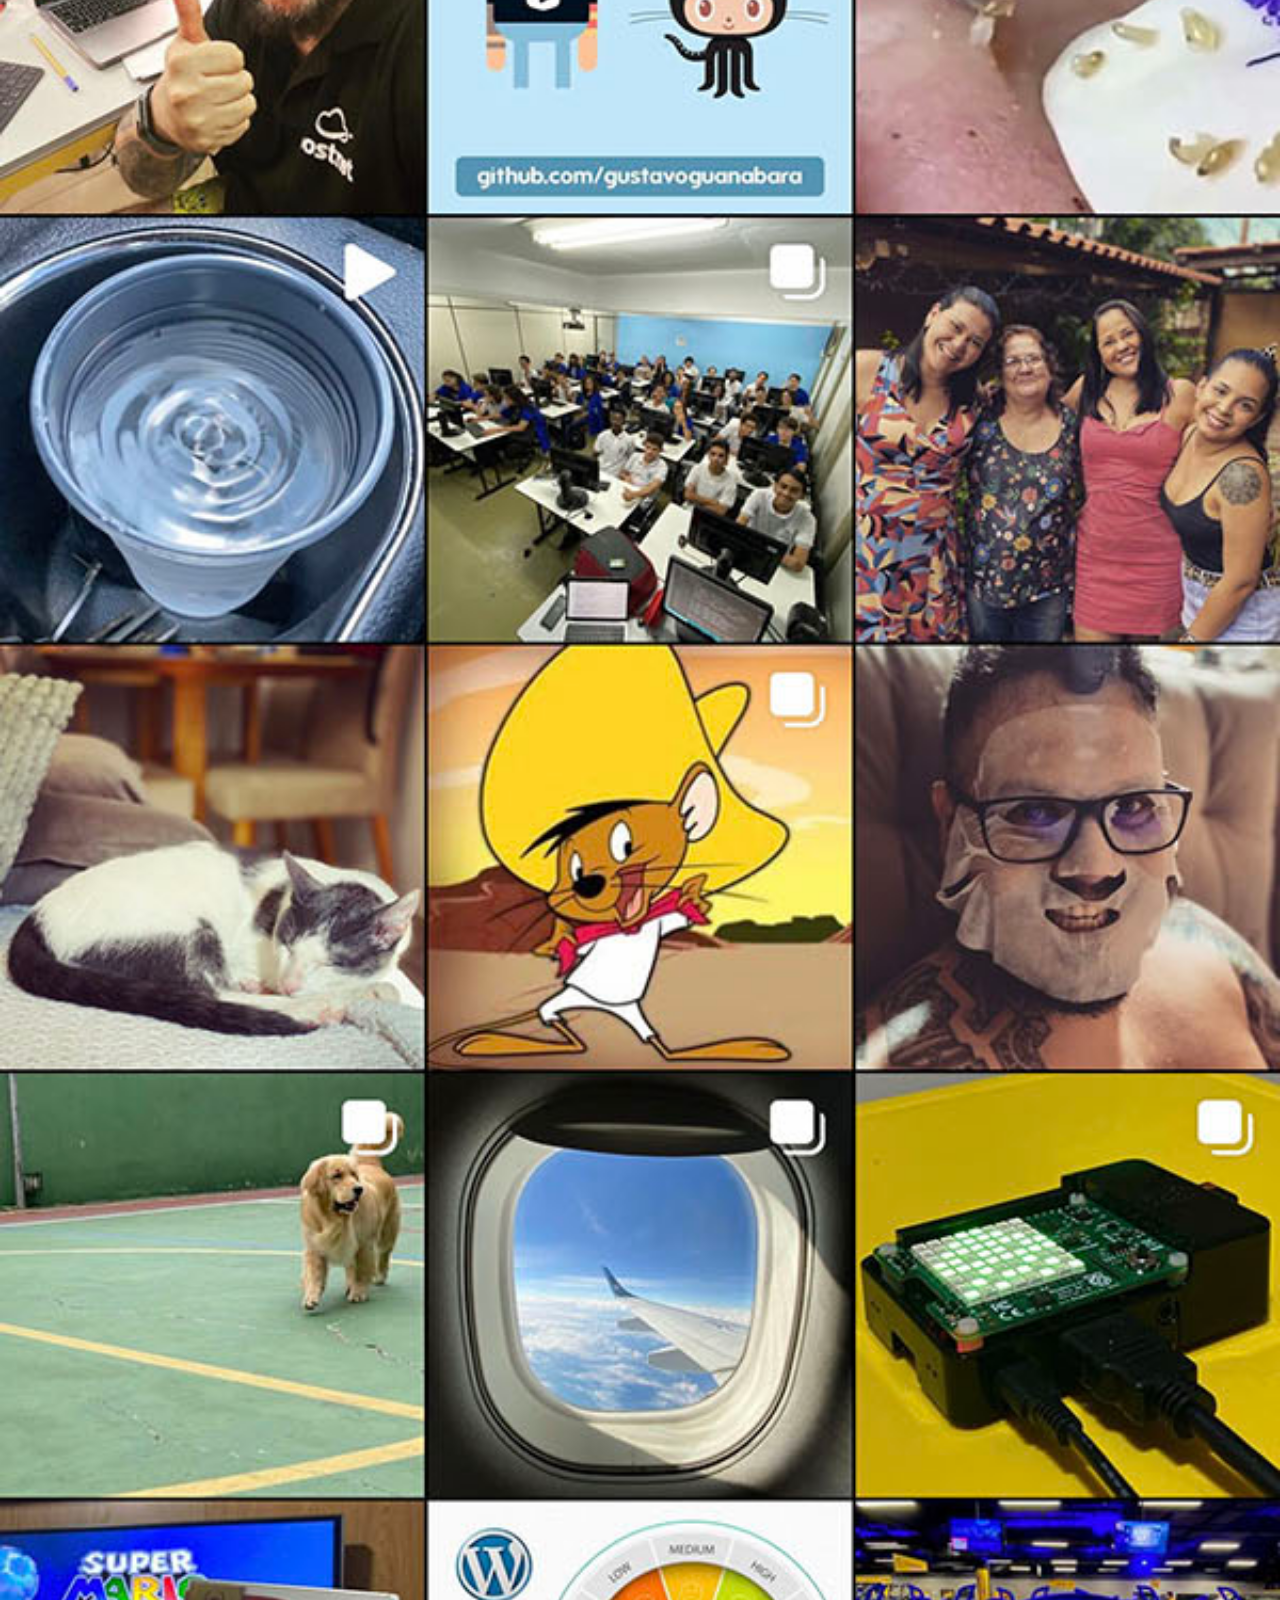
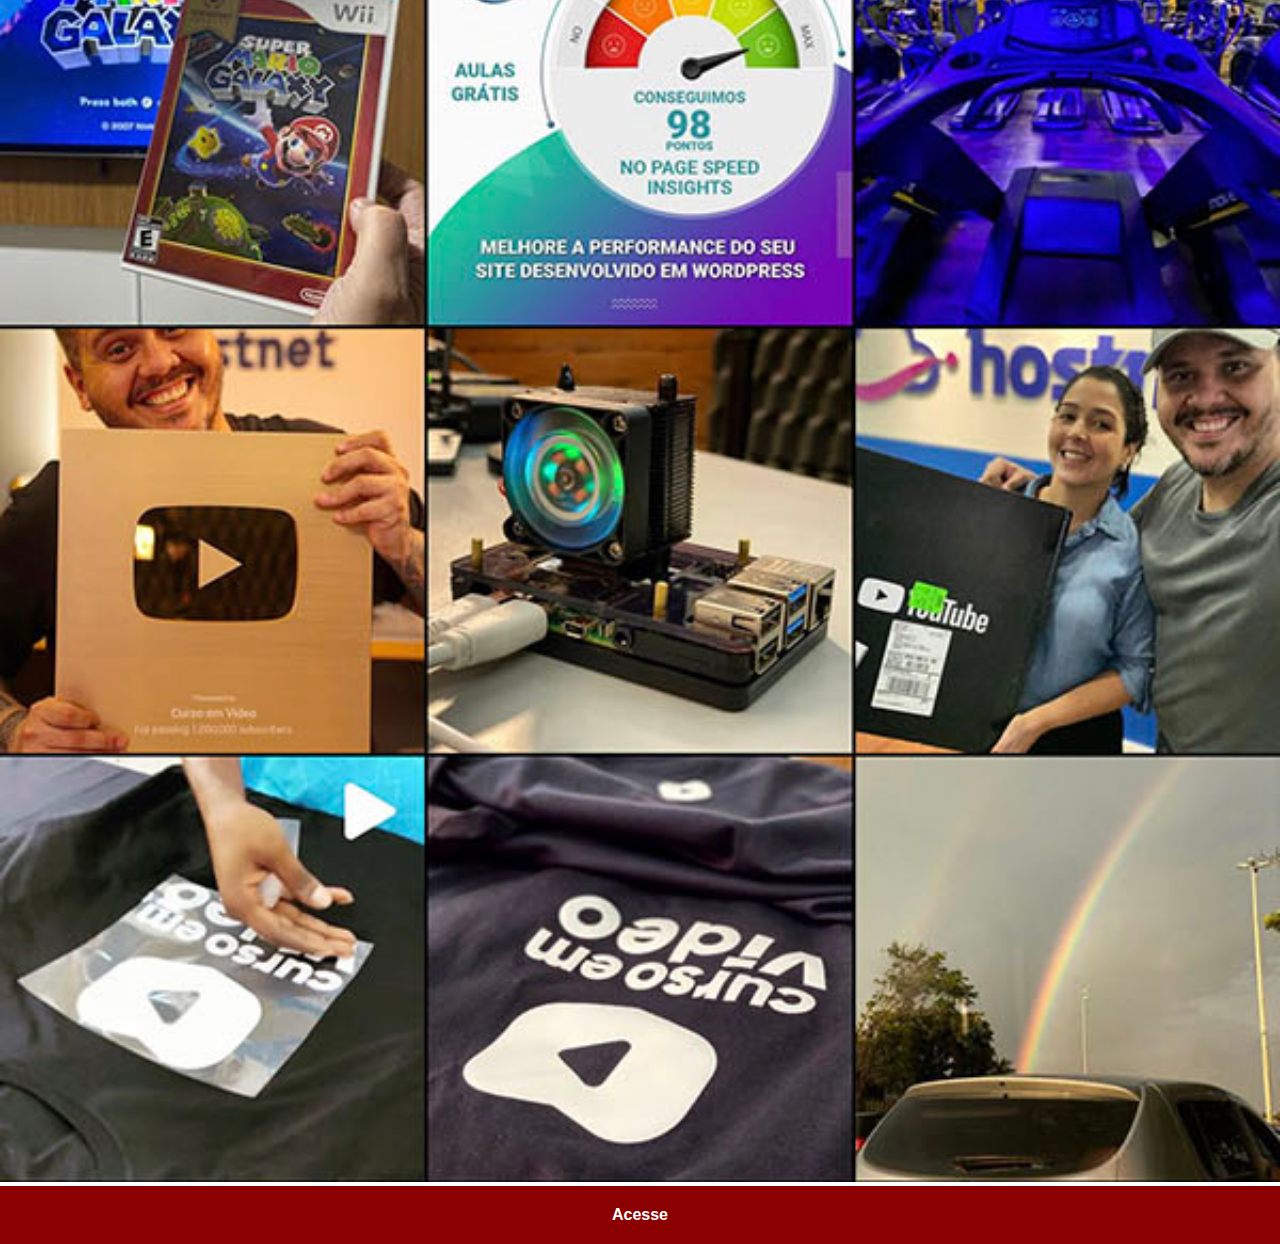
<file: instagram.html>
<!DOCTYPE html>
<html lang="pt-br">
<head>
    <meta charset="UTF-8">
    <meta name="viewport" content="width=device-width, initial-scale=1.0">
    <title>instagram</title>
    <link rel="stylesheet" href="estilos/social.css">
</head>
<body>
    <img src="imagens/tela-instagram.jpg" alt="Instagram">
    <a href="https://www.instagram.com" target="_blank">Acesse</a>
</body>
</html>
</file>
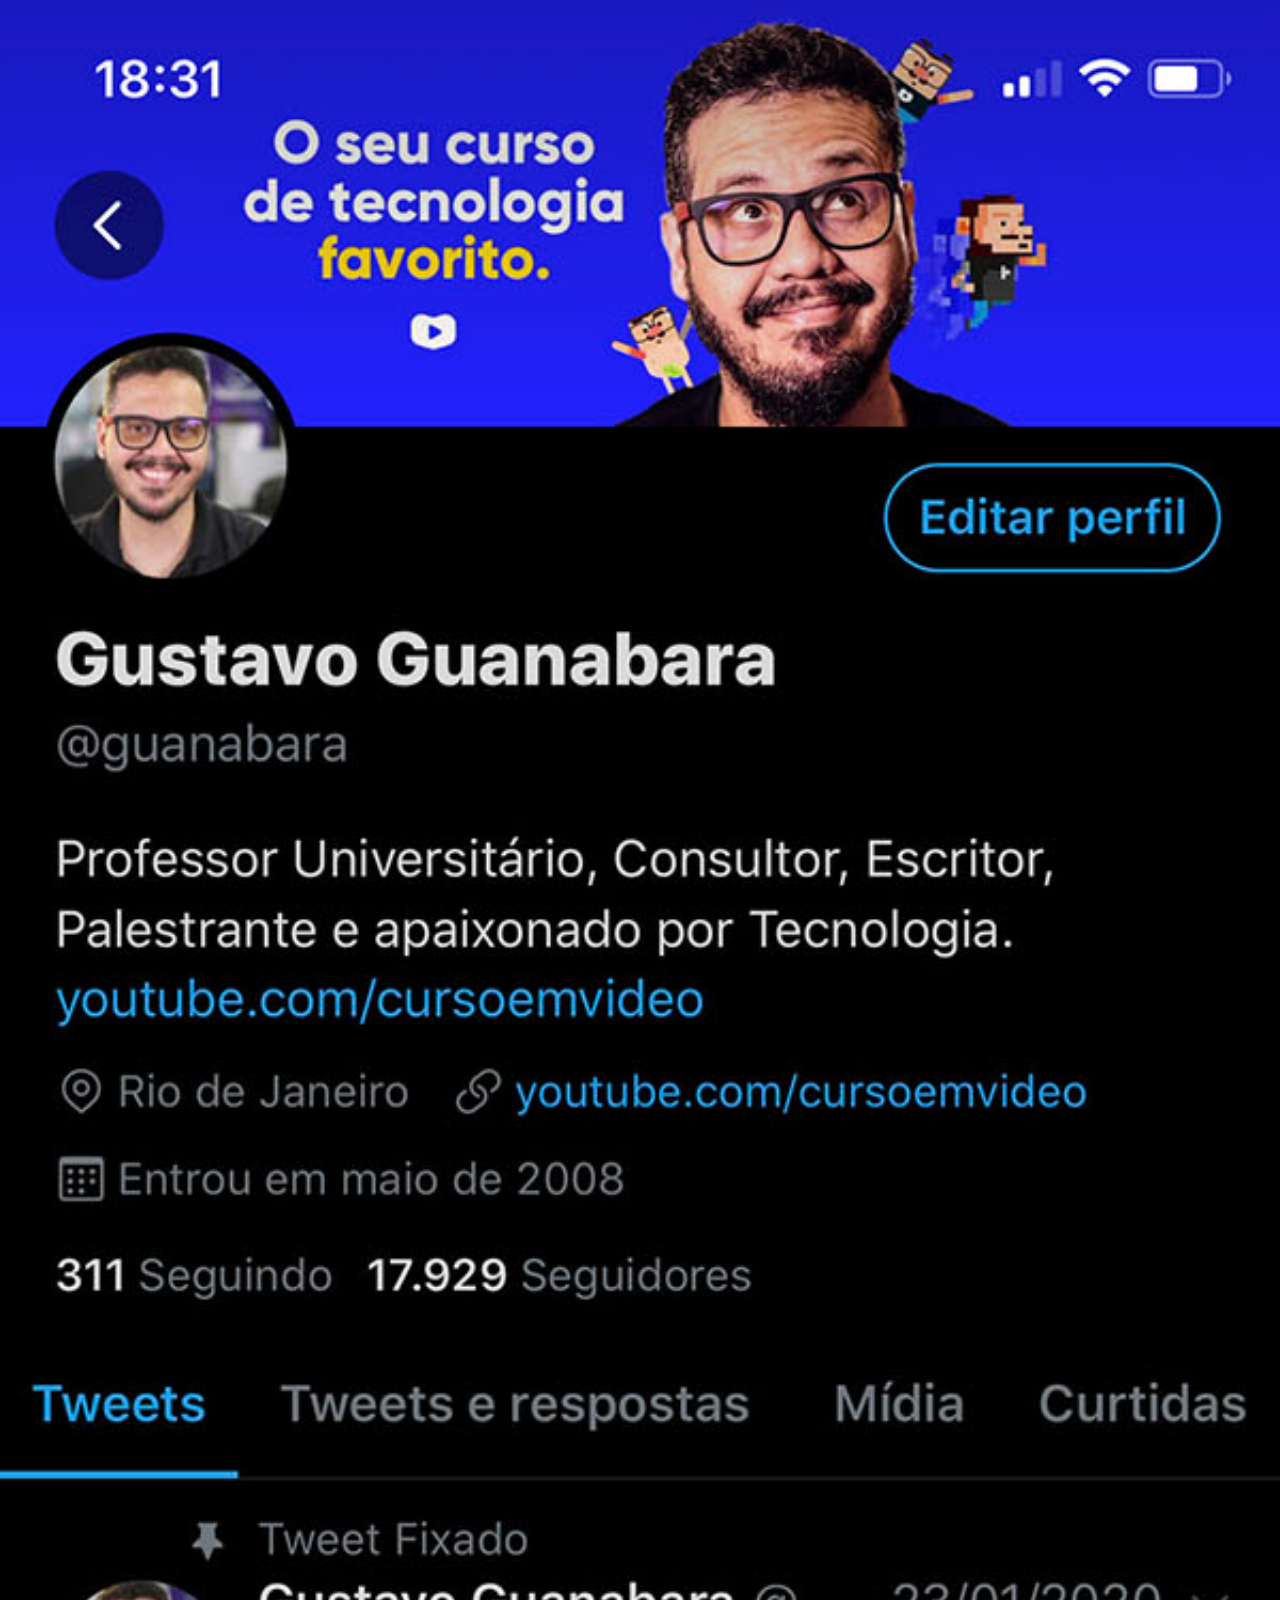
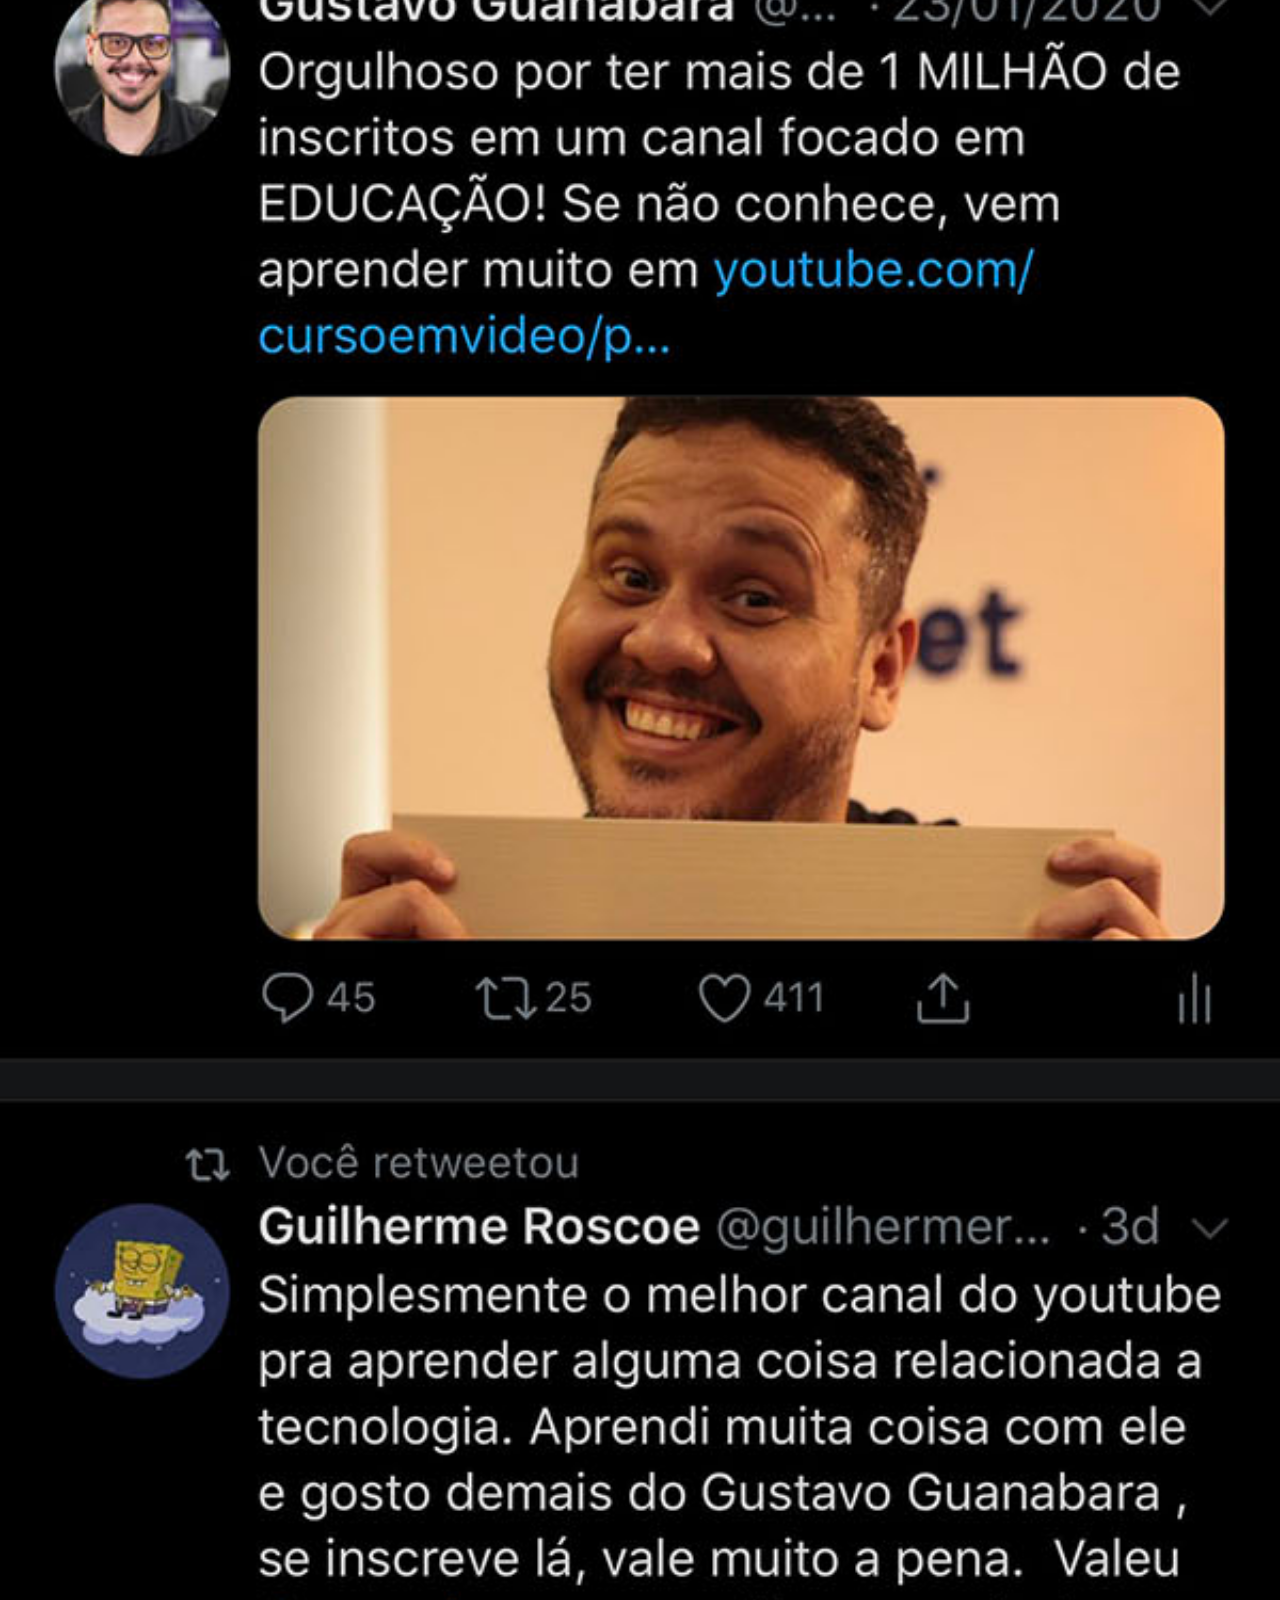
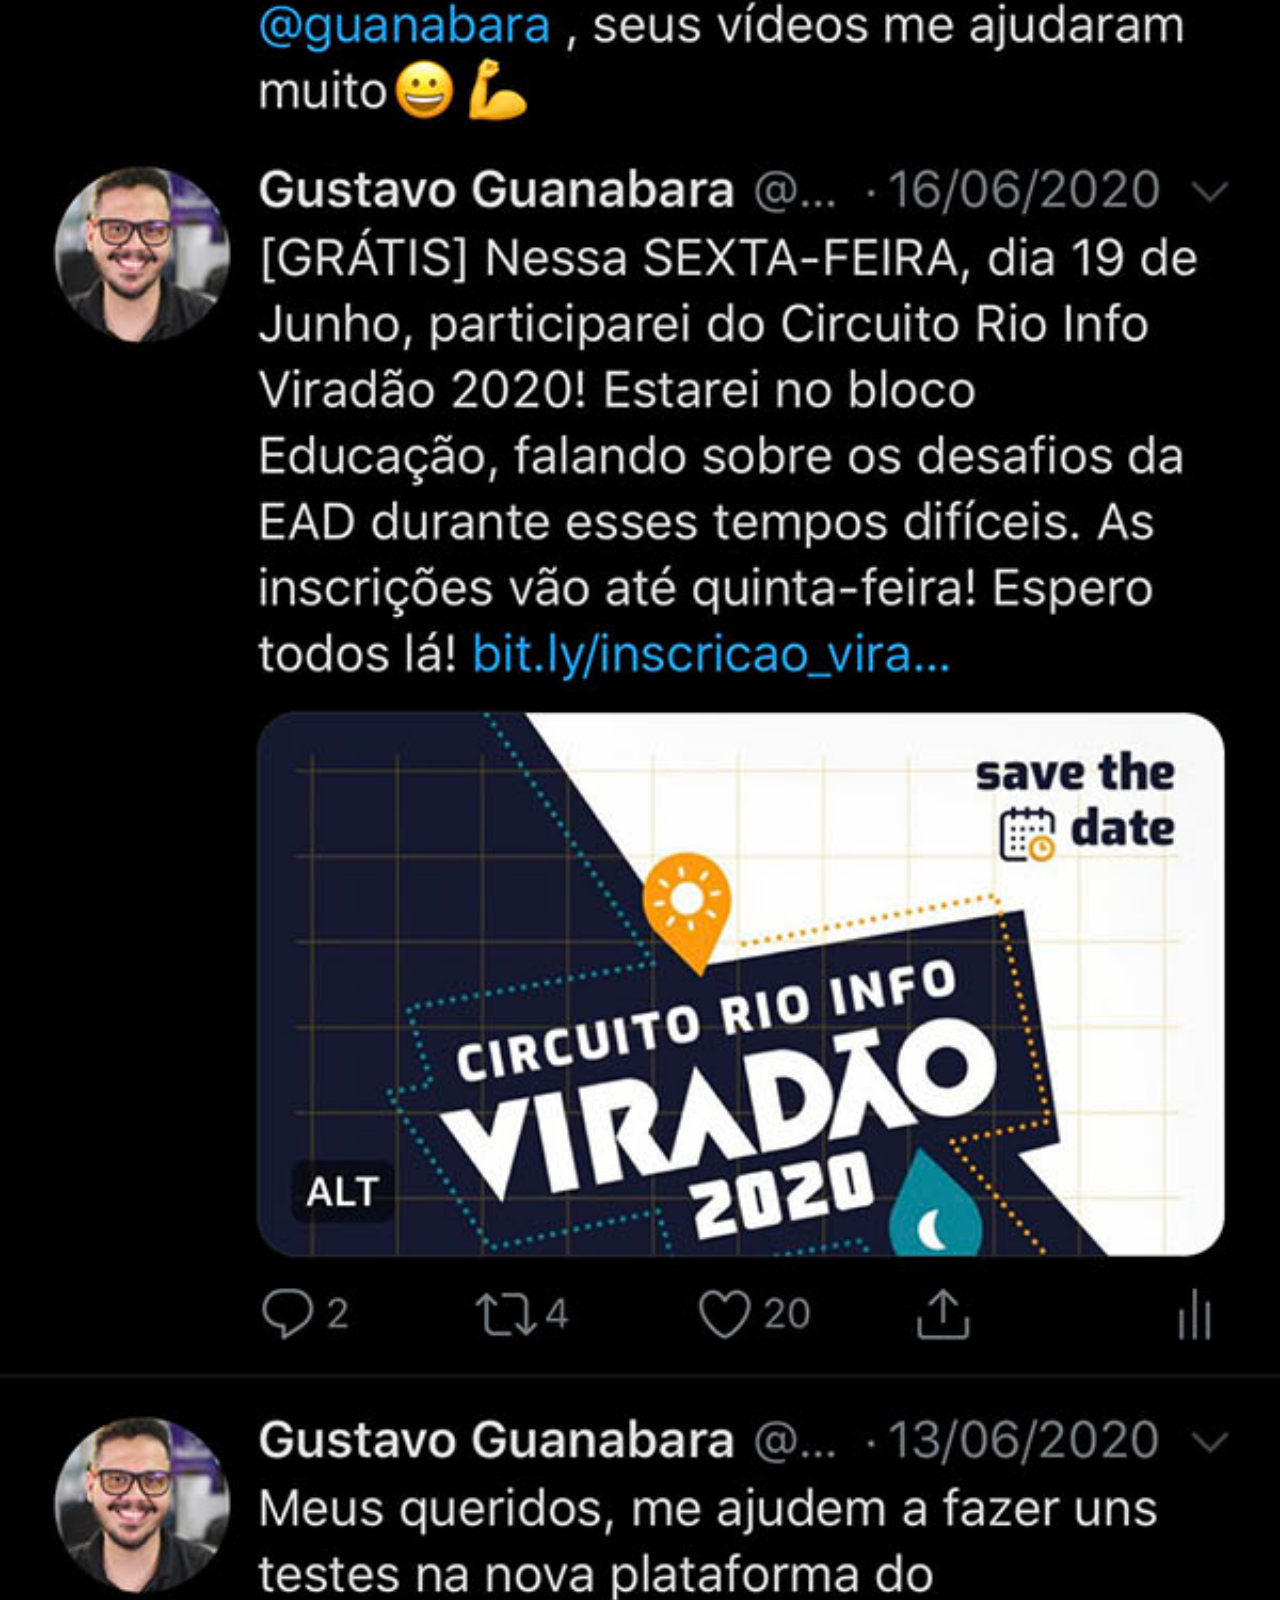
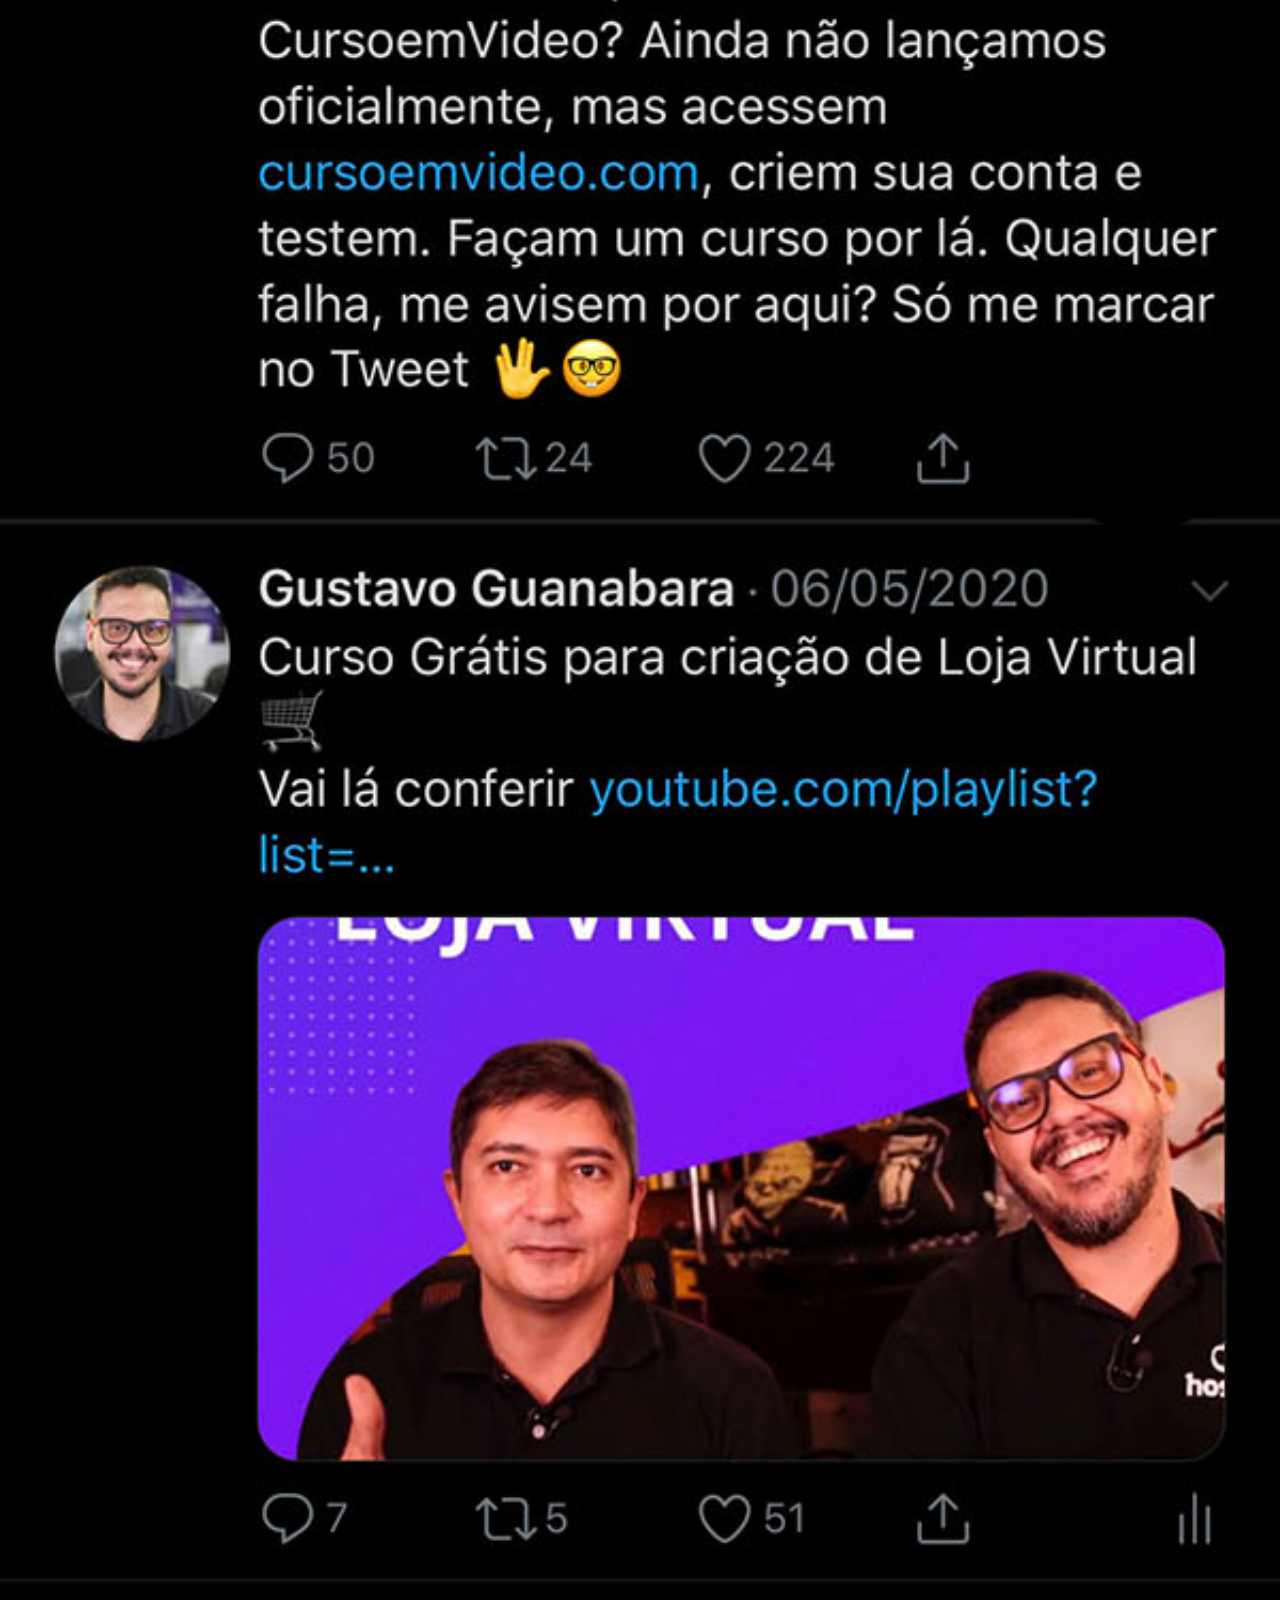
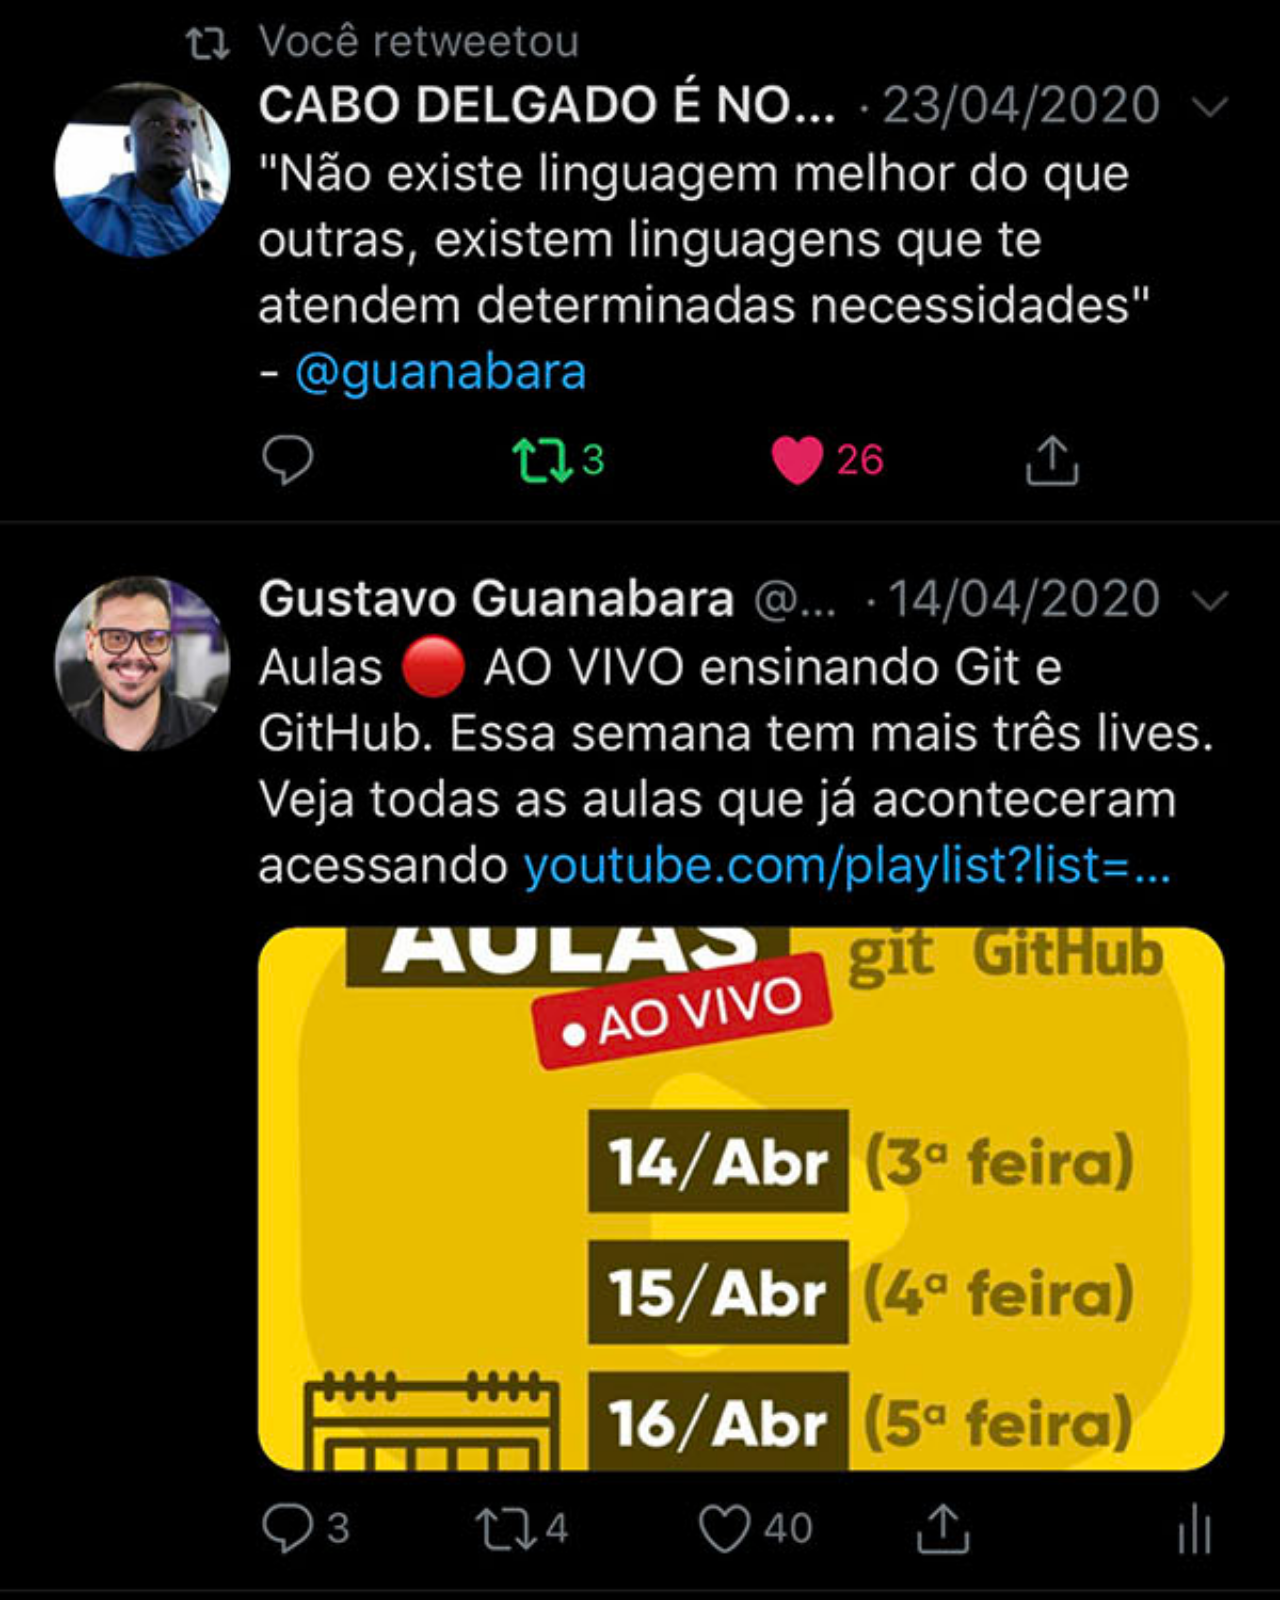
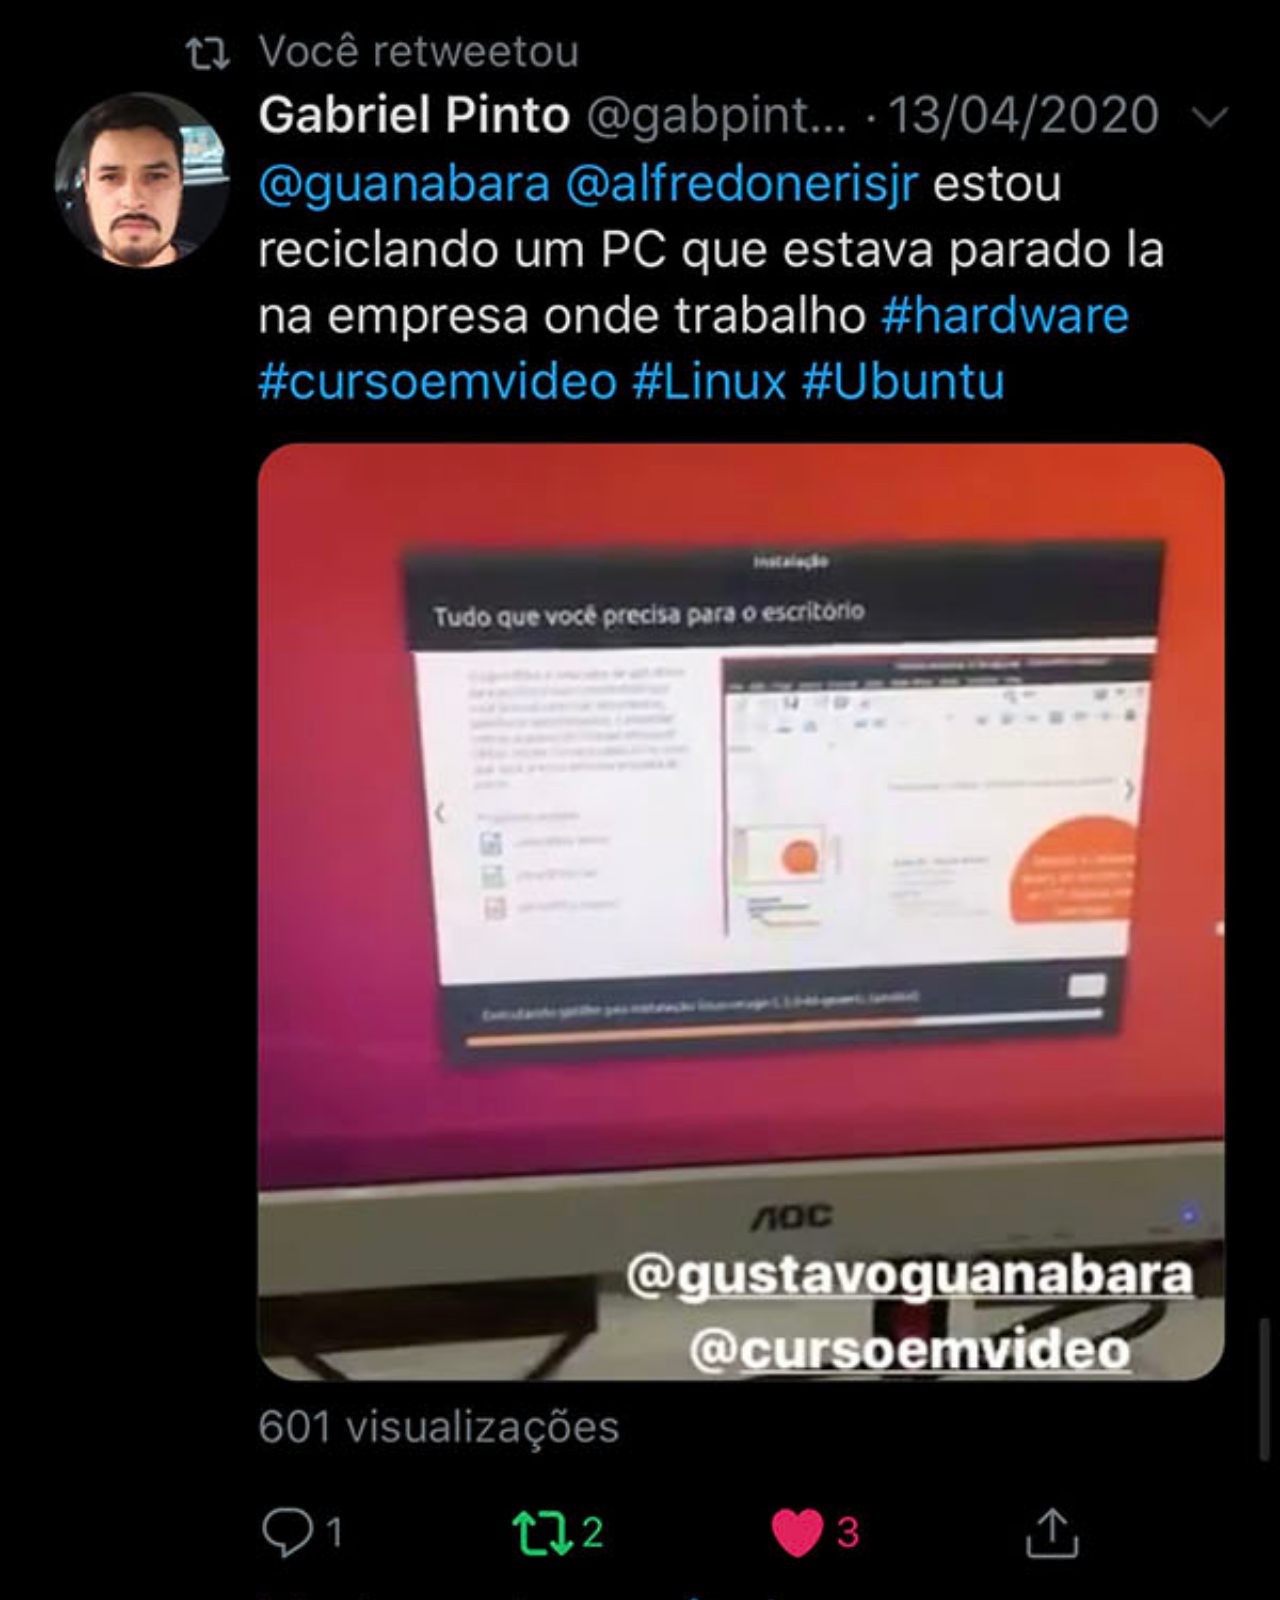
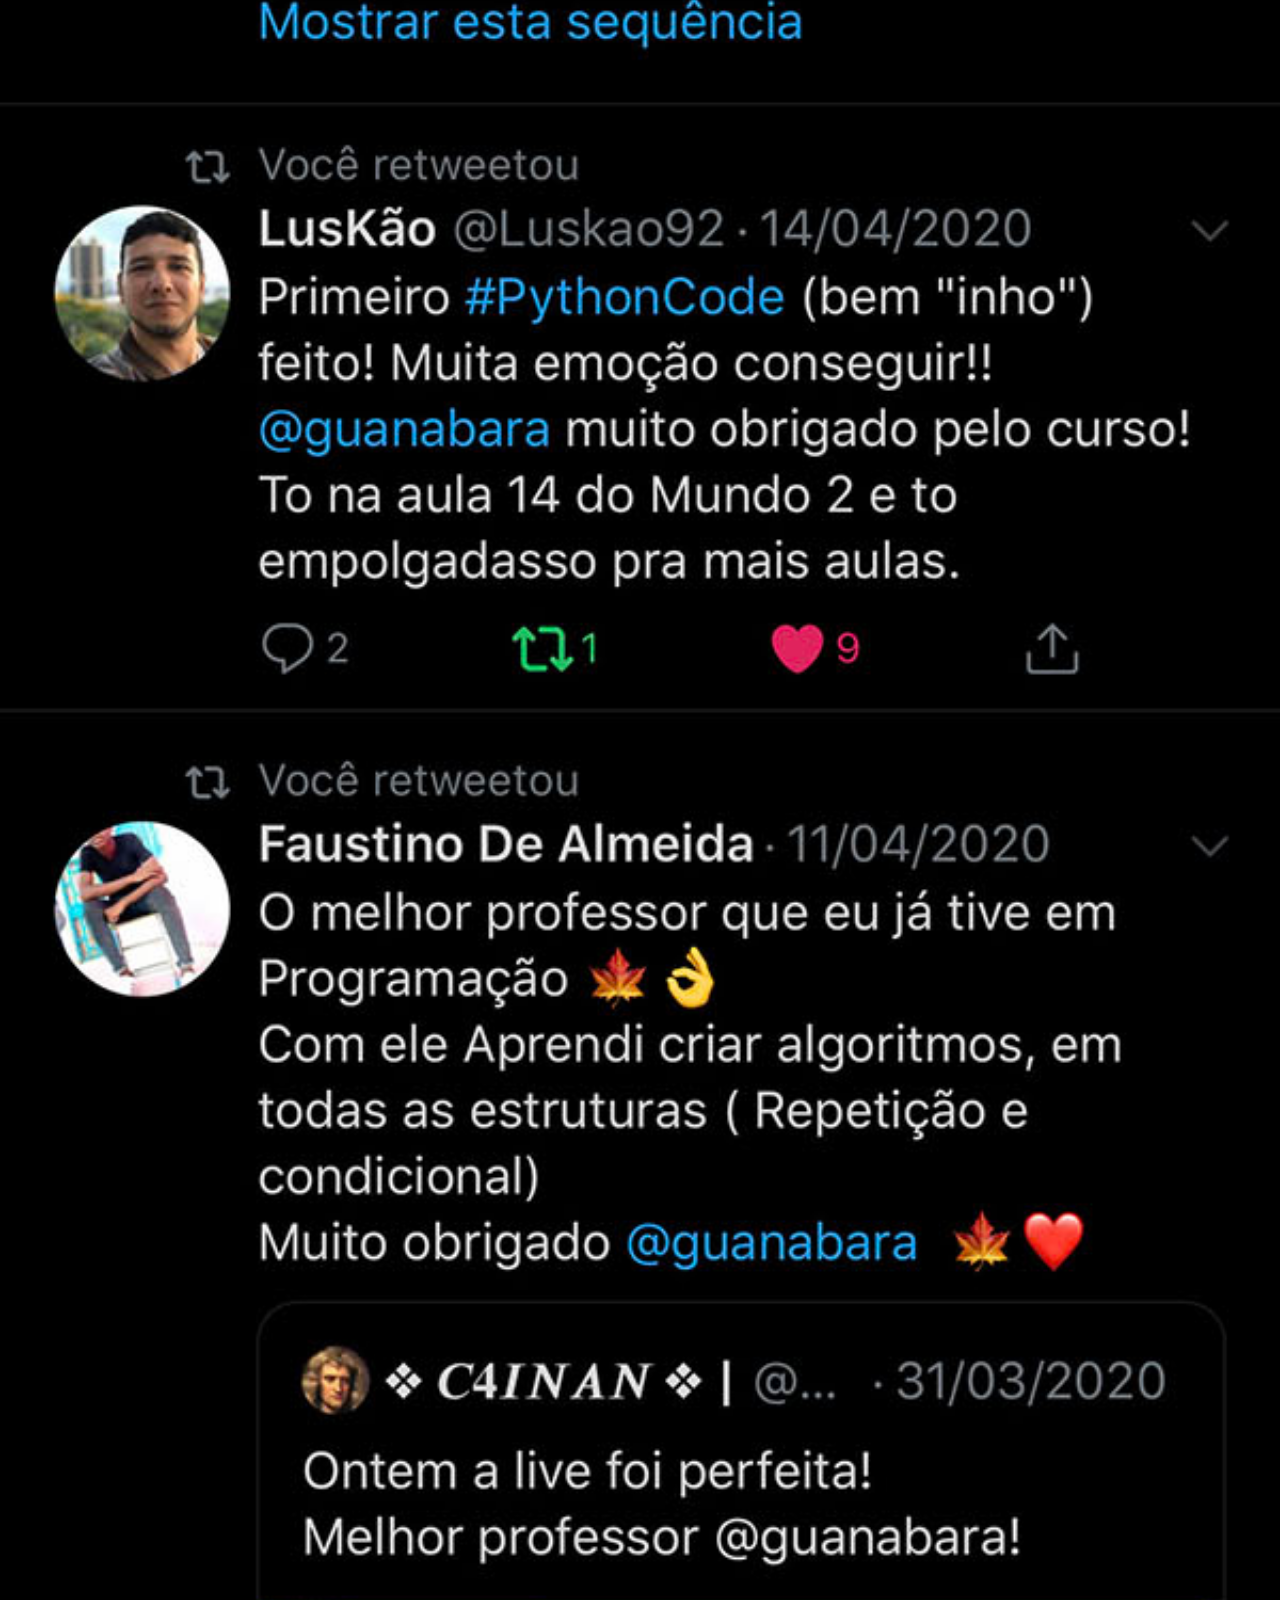
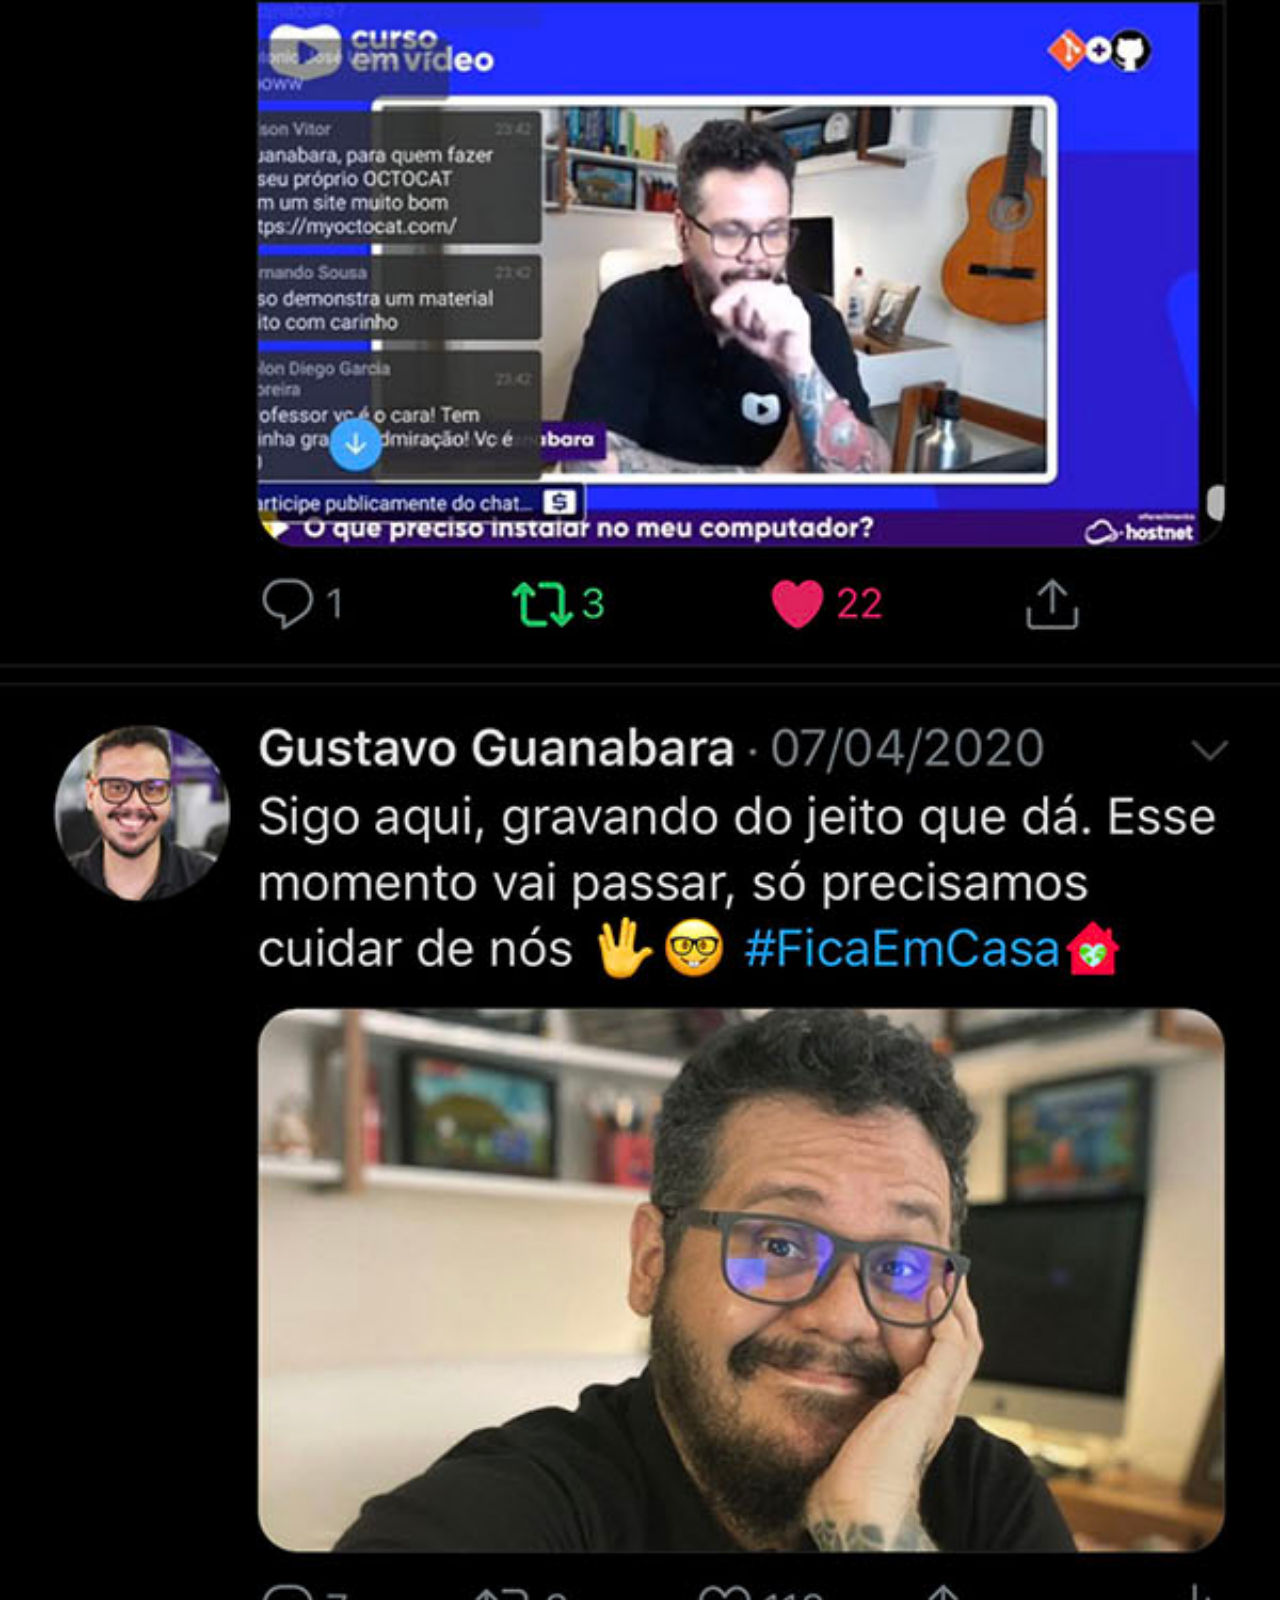
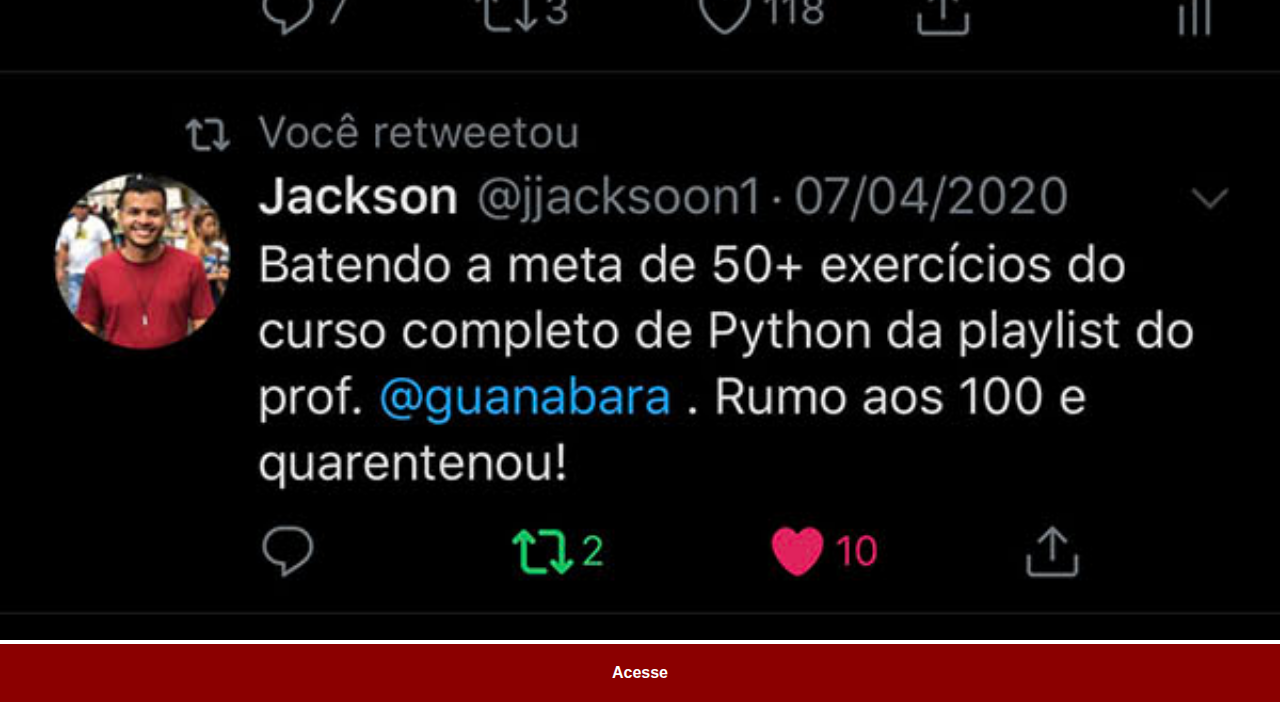
<file: twitter.html>
<!DOCTYPE html>
<html lang="pt-br">
<head>
    <meta charset="UTF-8">
    <meta name="viewport" content="width=device-width, initial-scale=1.0">
    <title>twitter</title>
    <link rel="stylesheet" href="estilos/social.css">
</head>
<body>
    <img src="imagens/tela-twitter.jpg" alt="twitter">
    <a href="https://www.twitter.com" target="_blank">Acesse</a>
</body>
</html>
</file>
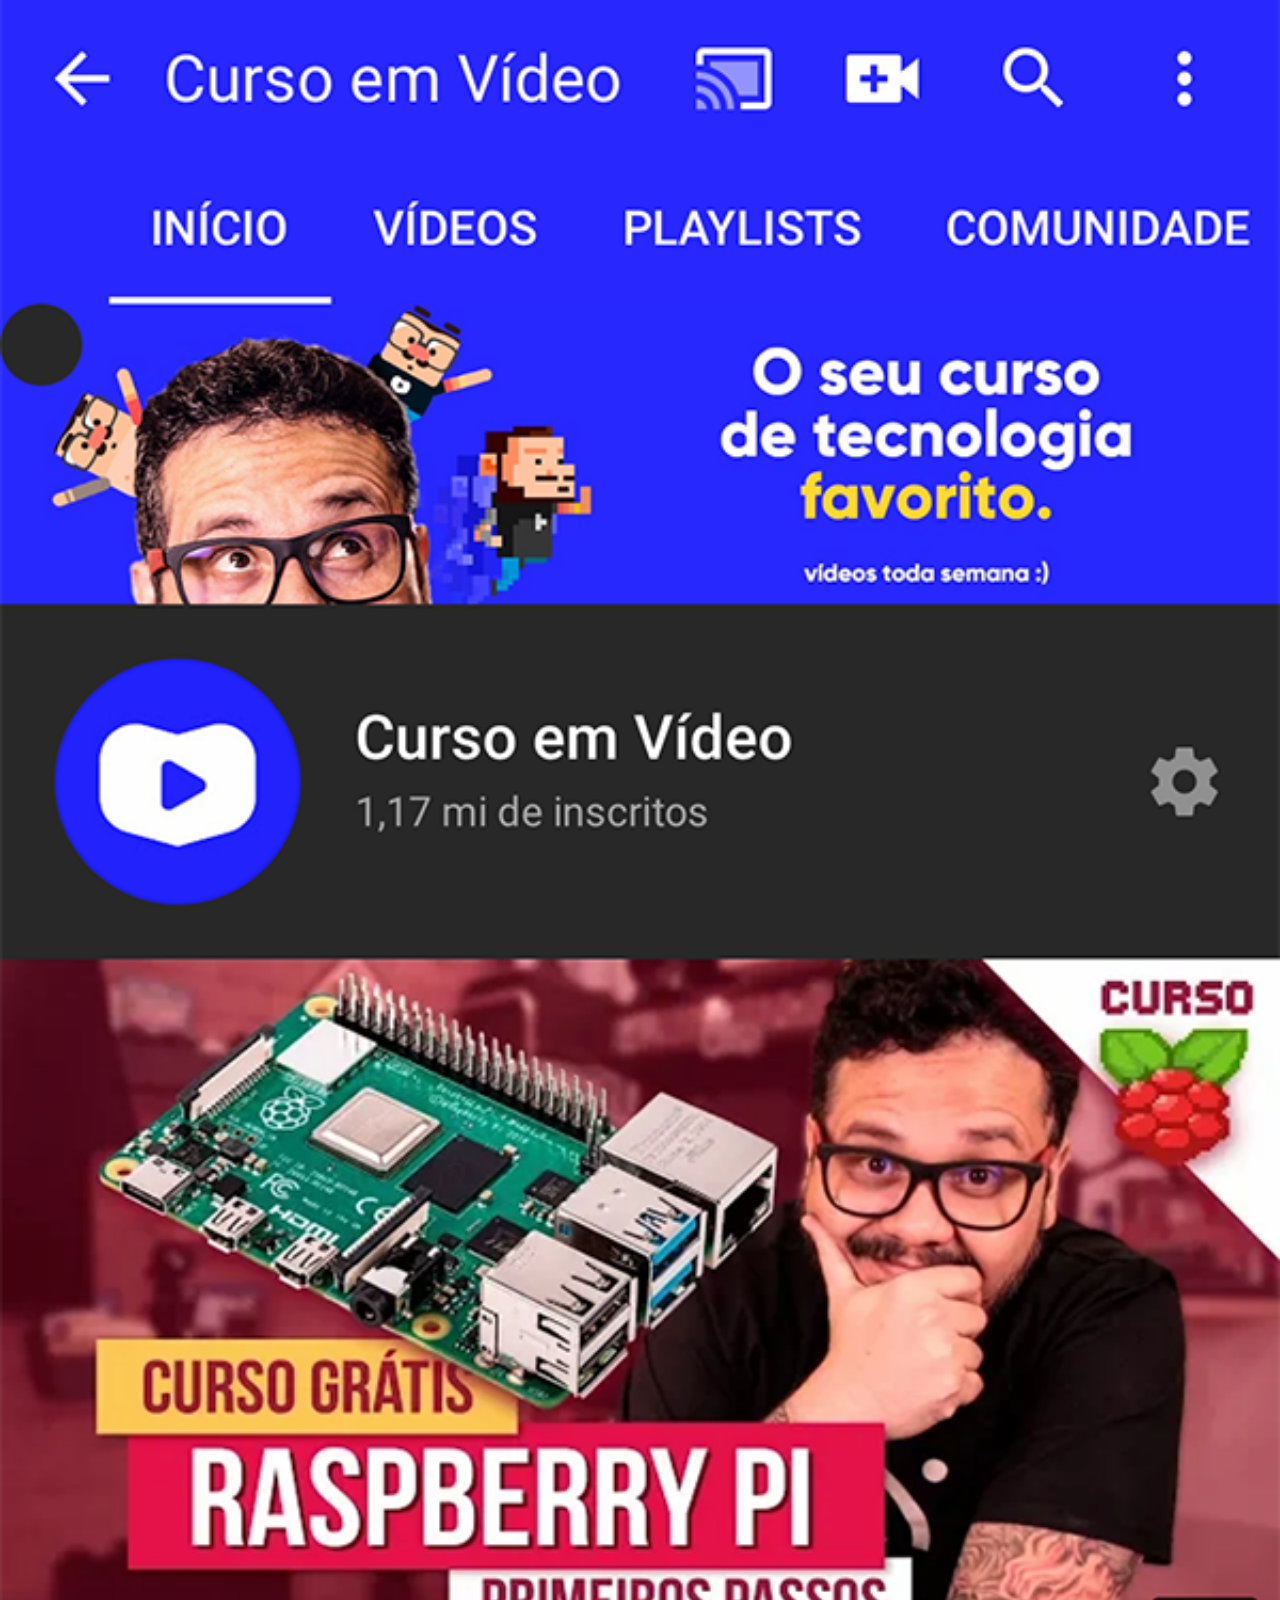
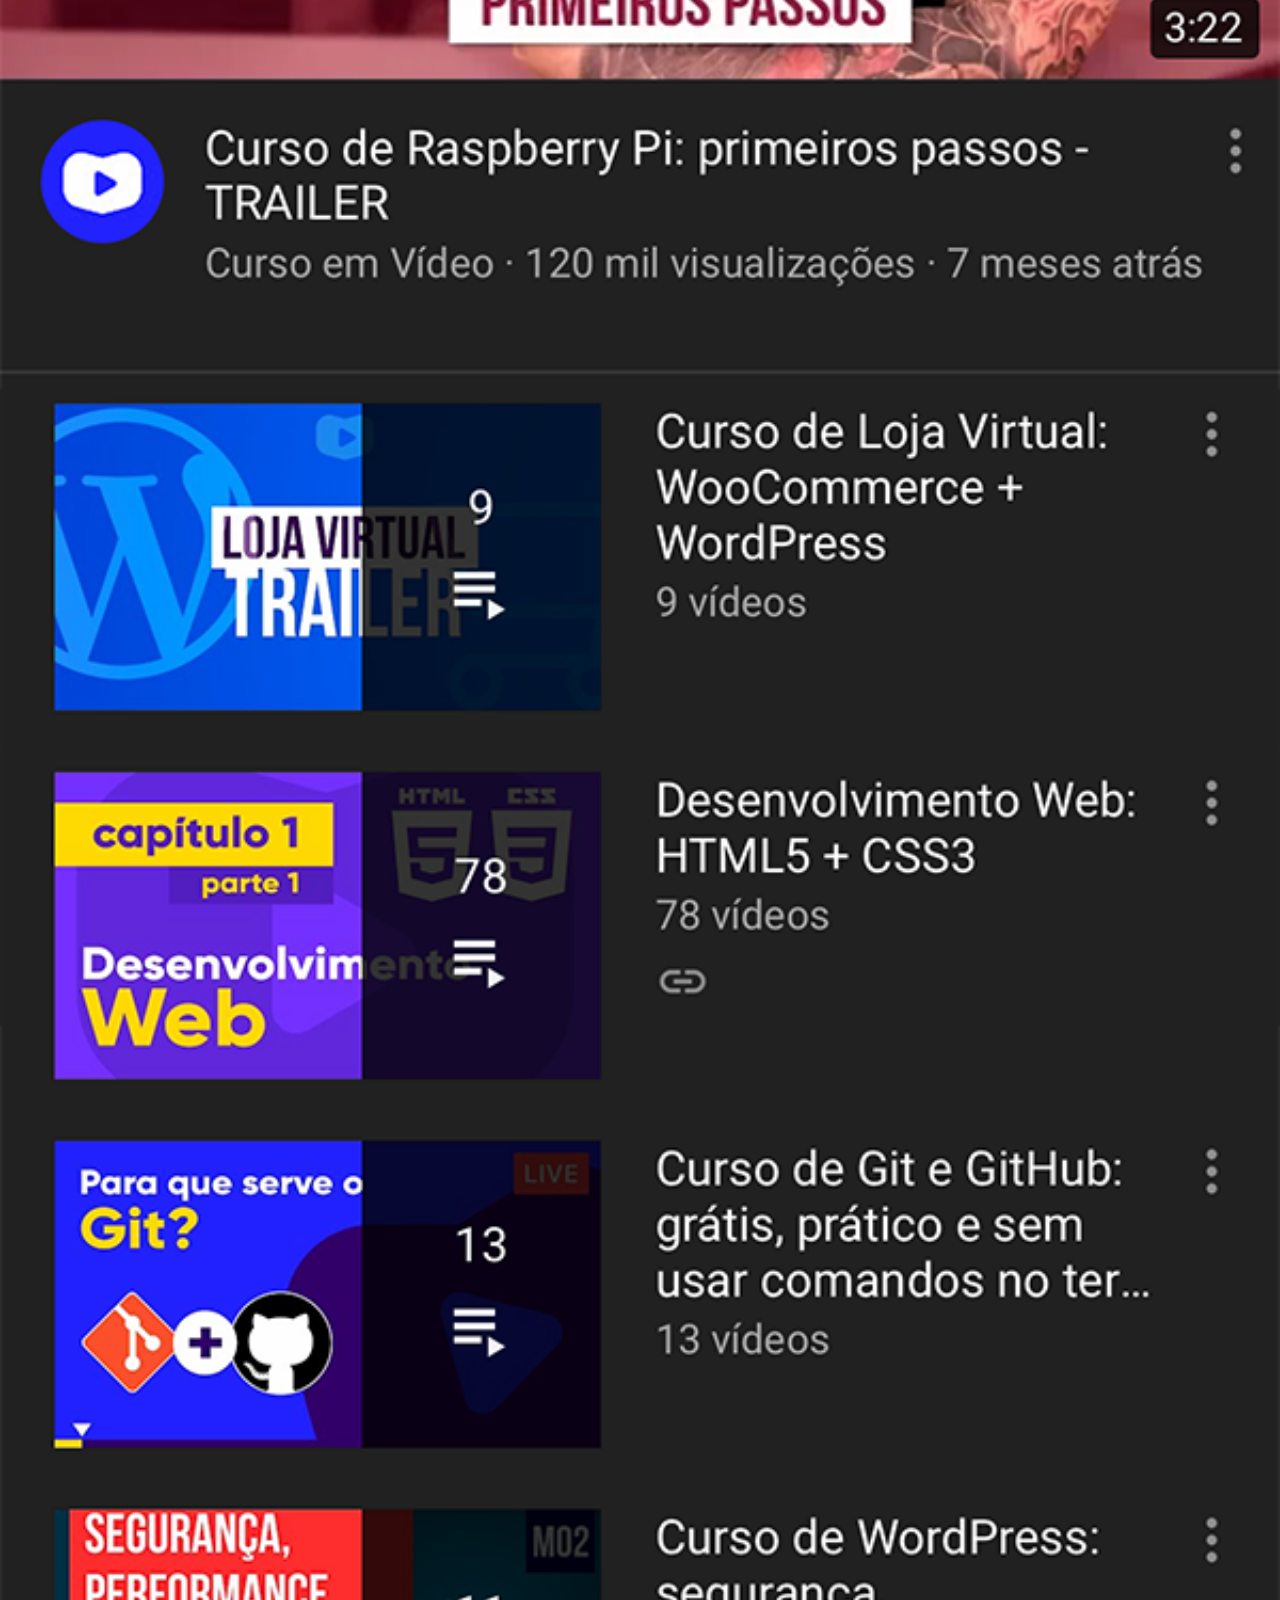
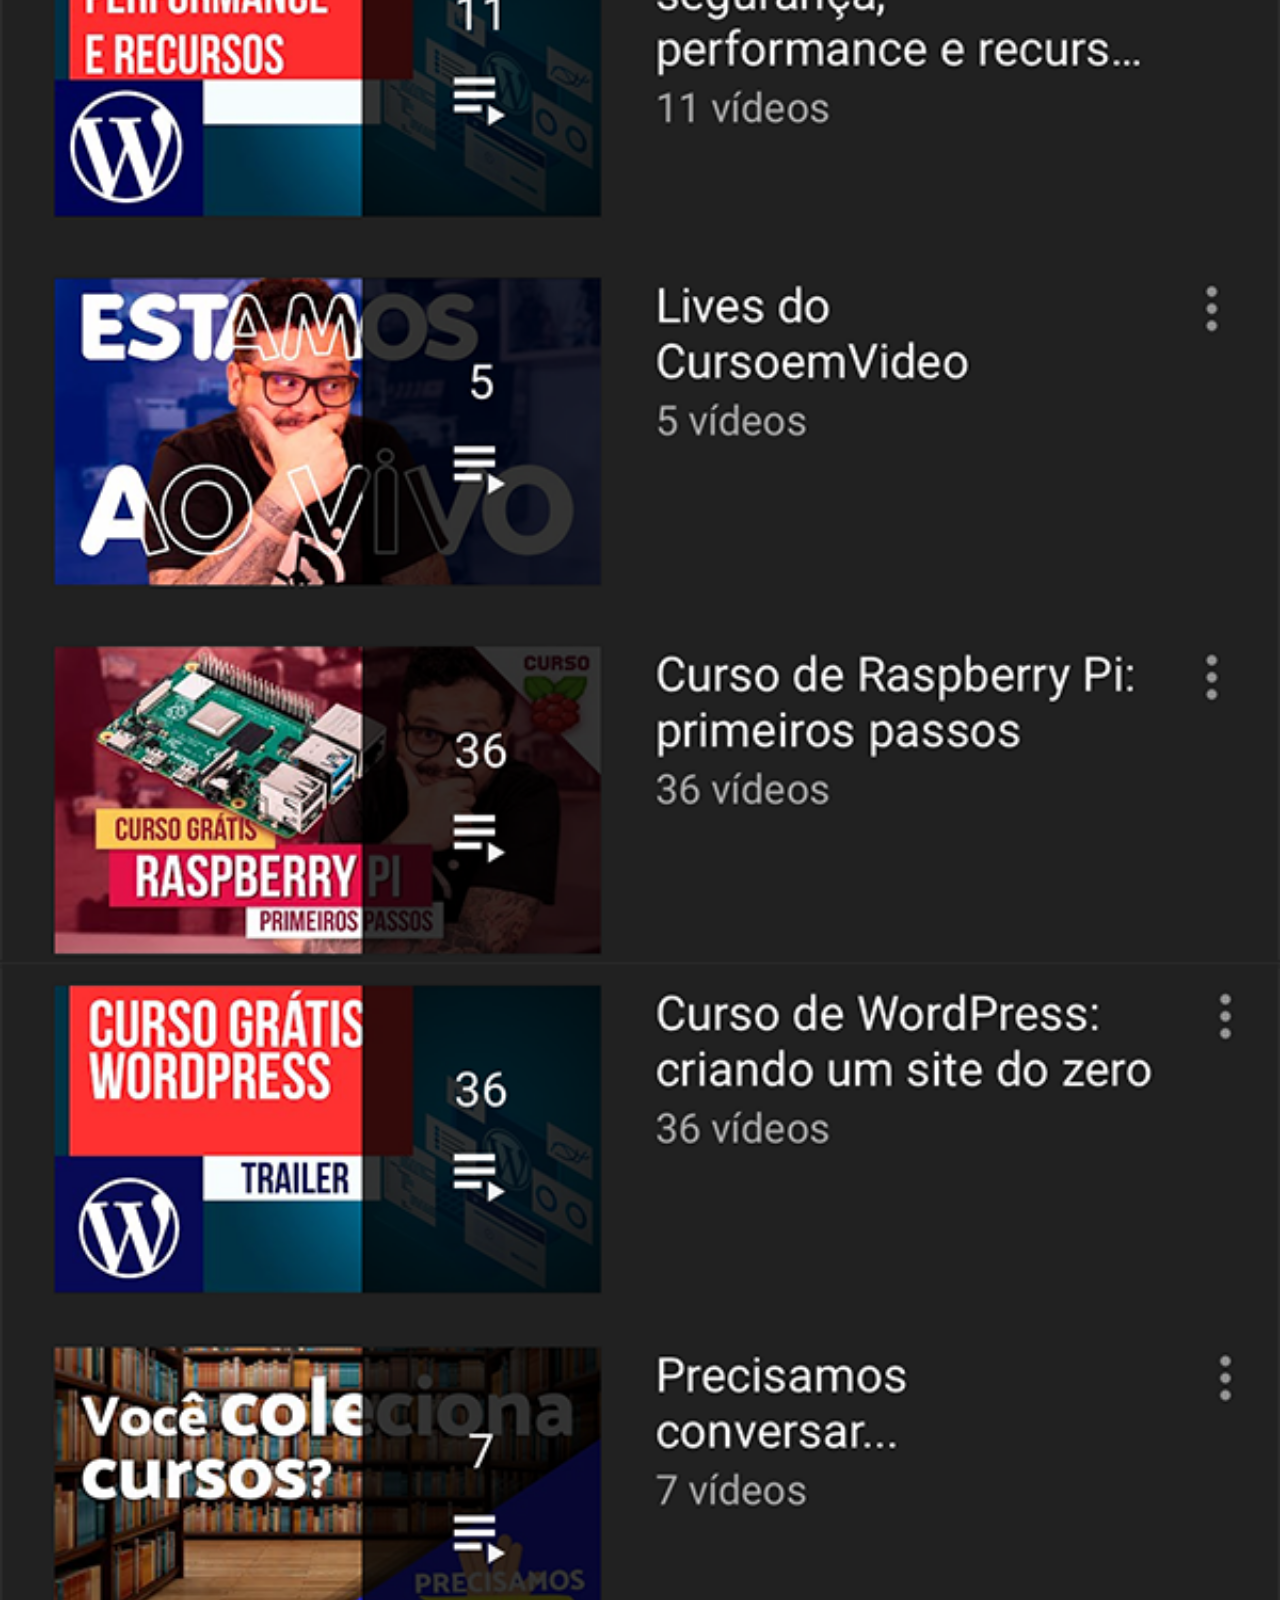
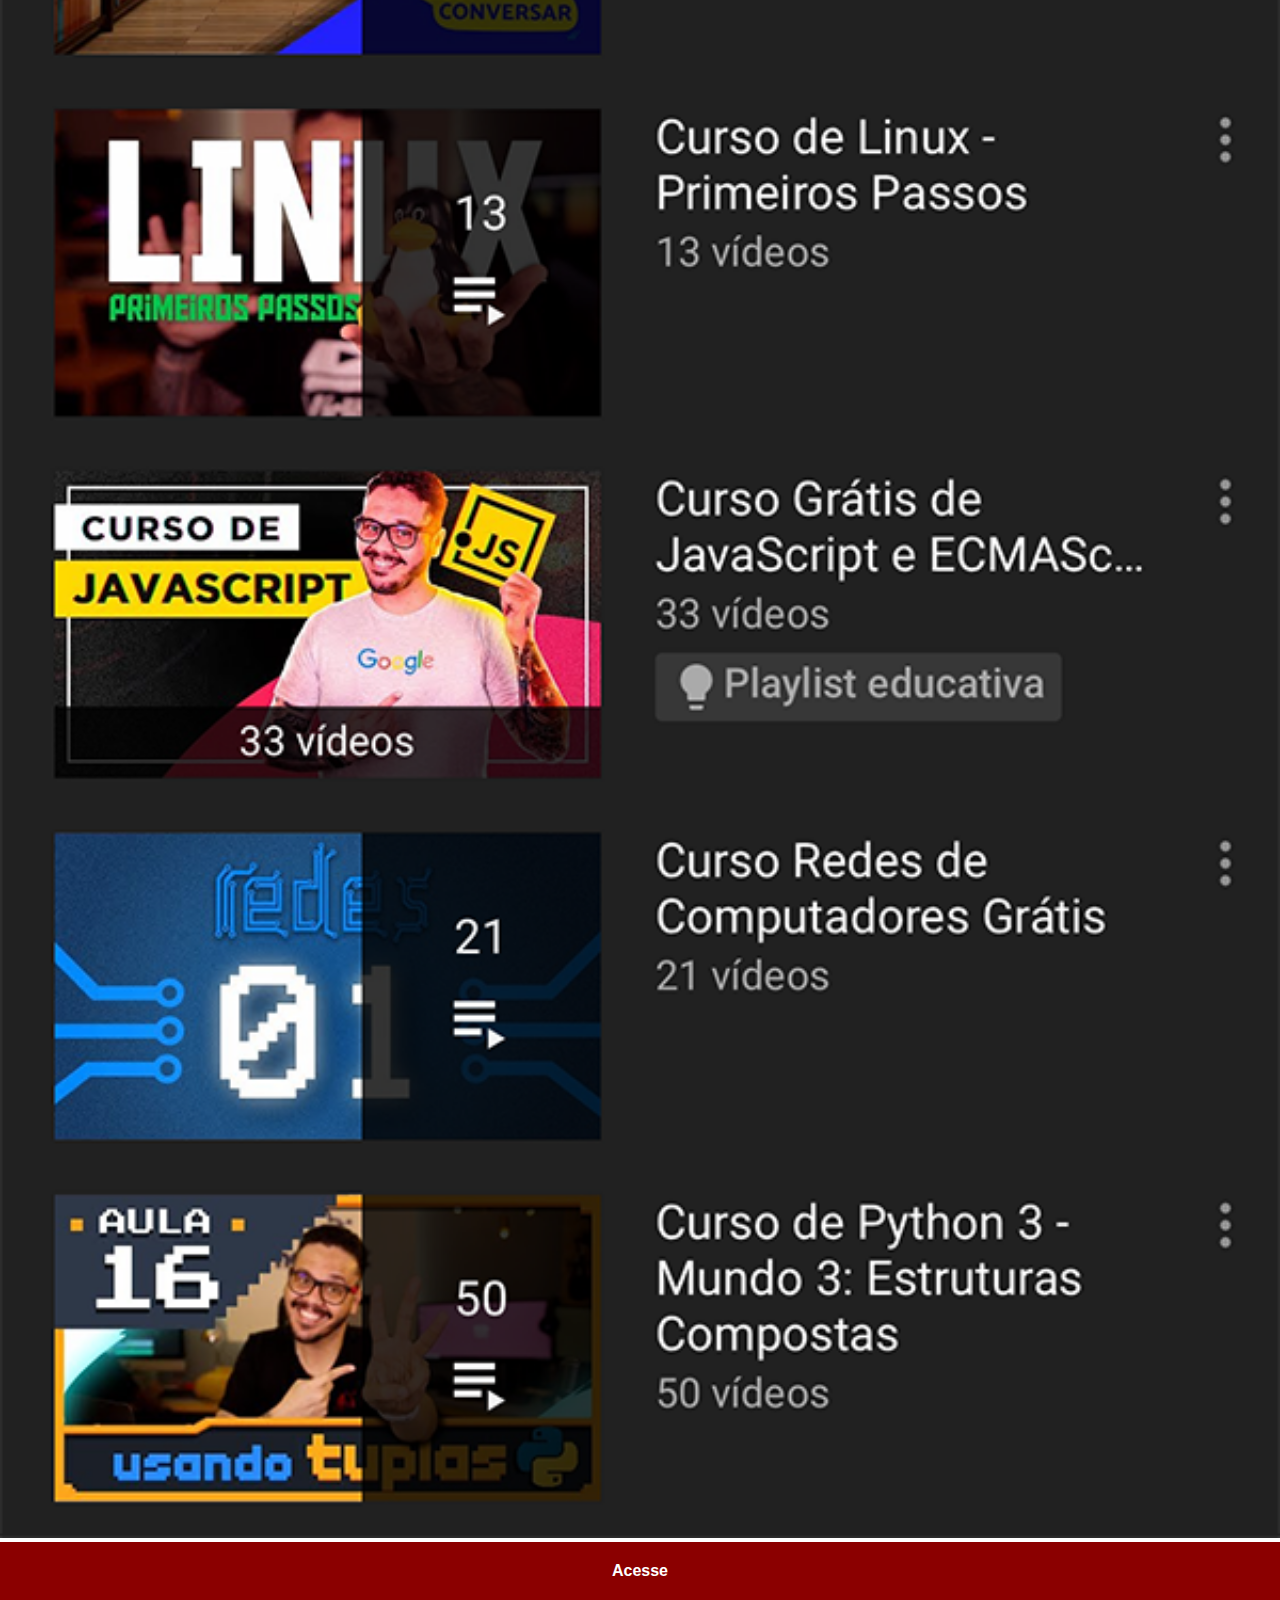
<file: youtube.html>
<!DOCTYPE html>
<html lang="pt-br">
<head>
    <meta charset="UTF-8">
    <meta name="viewport" content="width=device-width, initial-scale=1.0">
    <title>Youtube</title>
    <link rel="stylesheet" href="estilos/social.css">
</head>
<body>
    <img src="imagens/tela-youtube.png" alt="Youtube">
    <a href="https://www.youtube.com" target="_blank">Acesse</a>
</body>
</html>
</file>
<file: estilos/social.css>
@charset "UTF-8";

        *{
            box-sizing: border-box;
            font-family: Arial, Helvetica, sans-serif;
            margin: 0;
            padding: 0;
        }

        ::-webkit-scrollbar{
            height: 0;
            width: 0;
        }

        img{
            width: 100vw;
        }
        a{
            background-color: darkred;
            color: white;
            display: block;
            font-weight: bolder;
            padding: 20px;
            text-align: center;
            text-decoration: none;
        }

        a:hover{
            background-color: red;
        }
</file>
